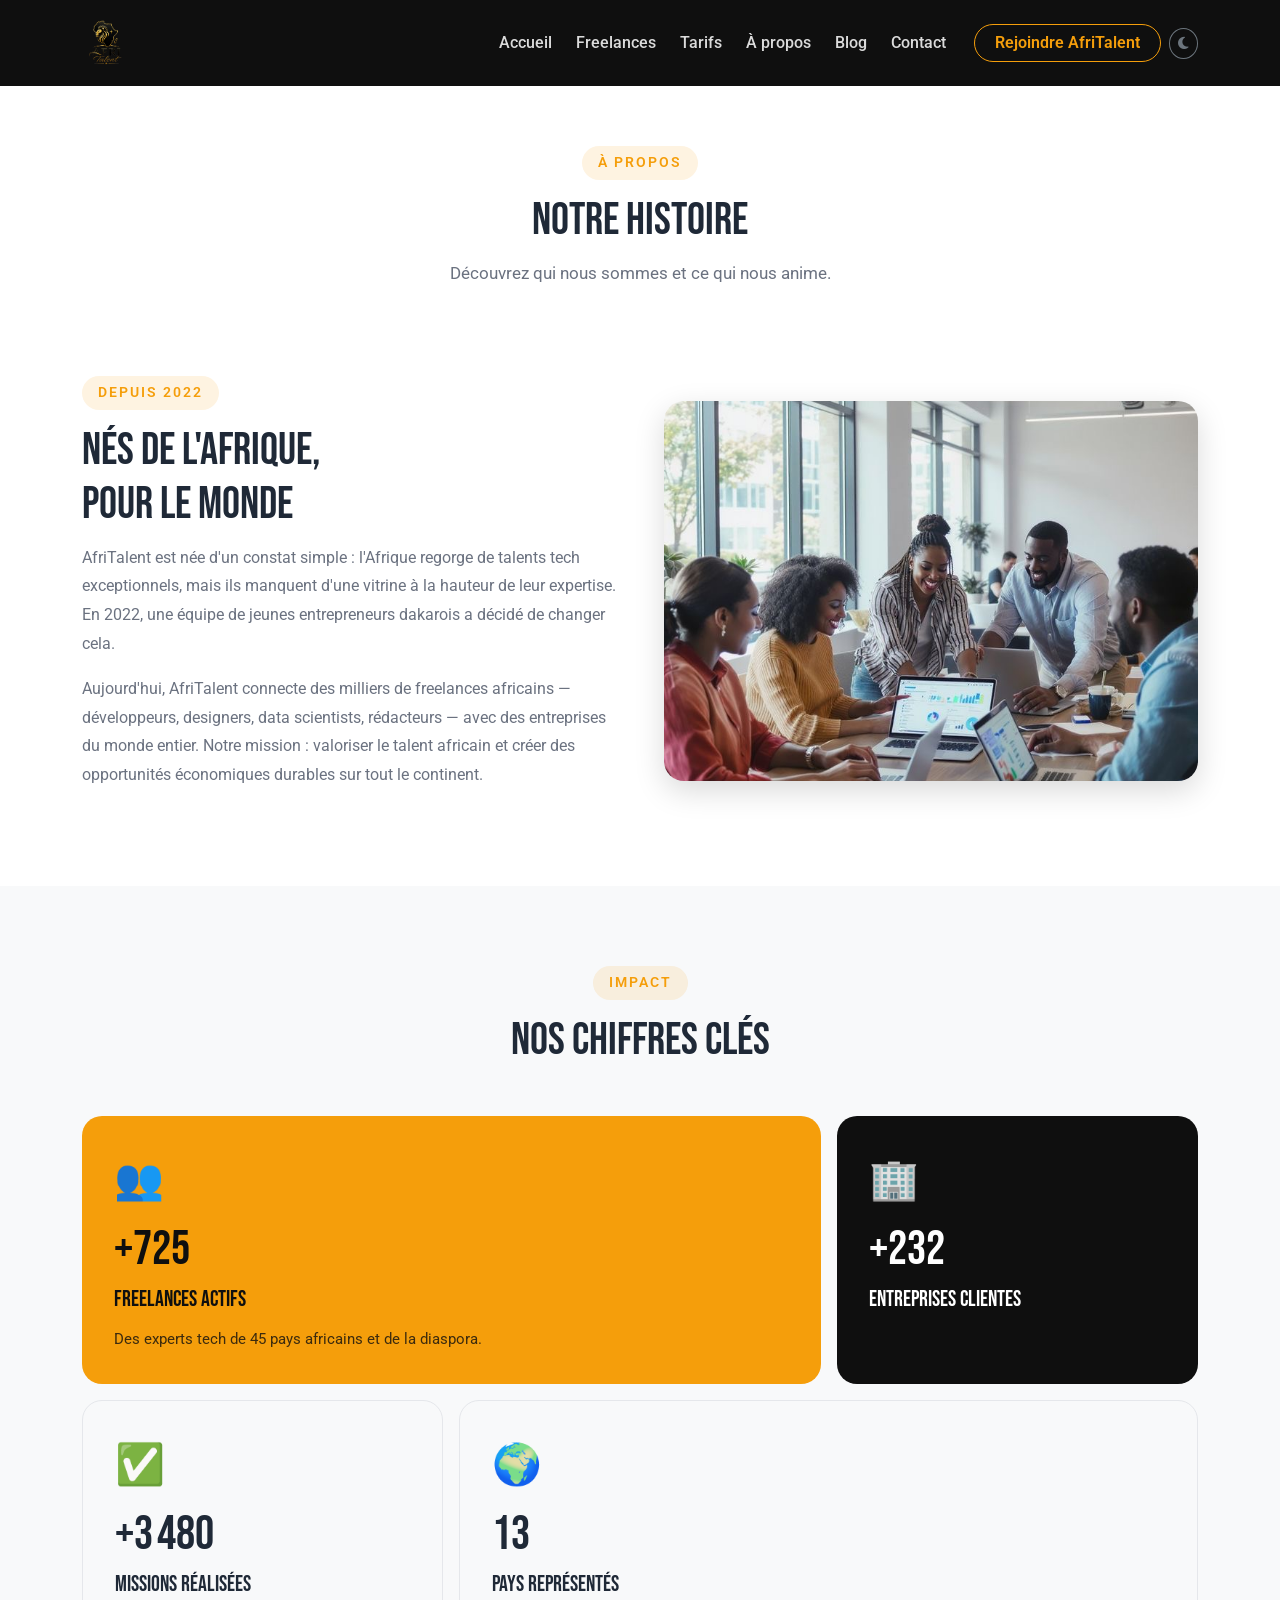
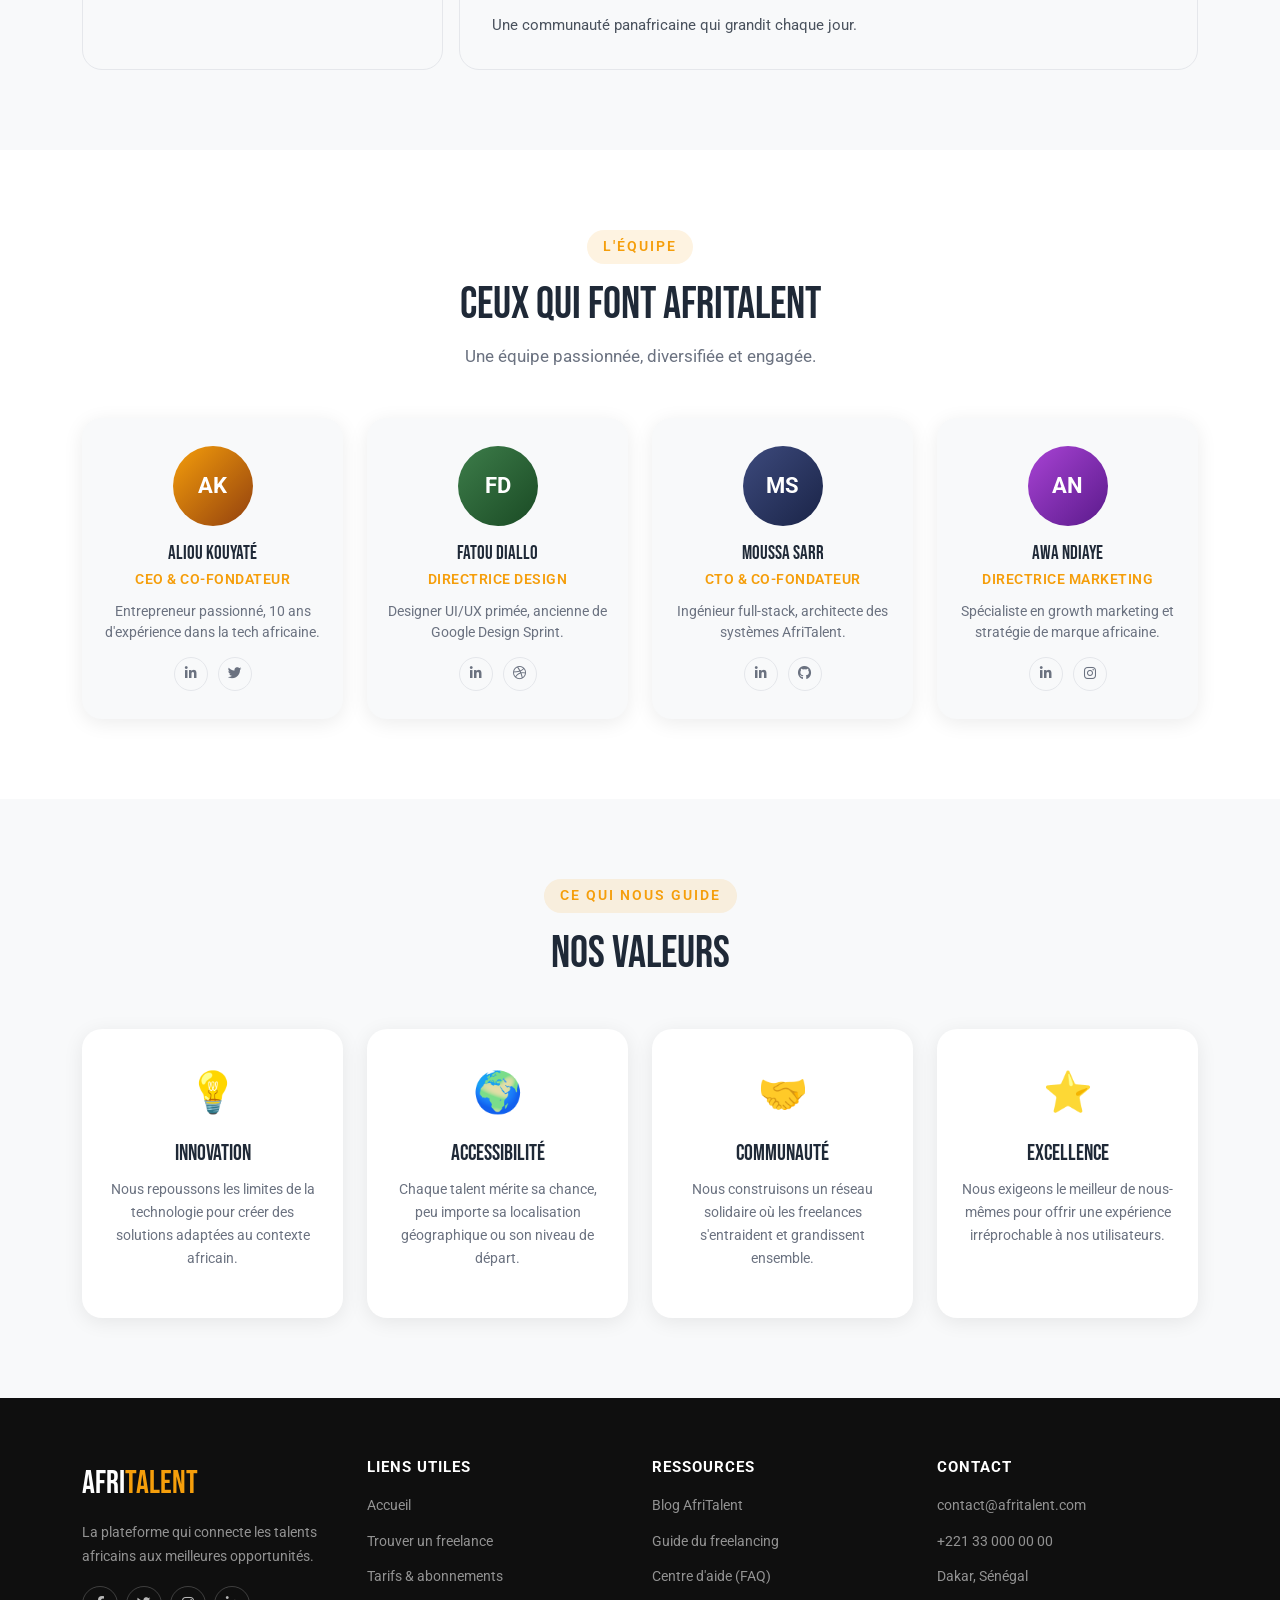
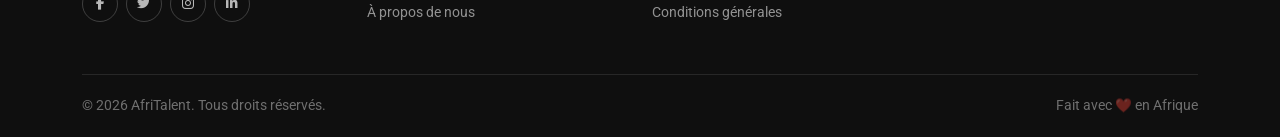
<file: about.html>
<!DOCTYPE html>
<html lang="fr">

<head>
    <meta charset="UTF-8">
    <meta name="viewport" content="width=device-width, initial-scale=1.0">
    <title>AfriTalent - À propos</title>

    <!-- Bootstrap 5 via CDN : feuille de style -->
    <link href="https://cdn.jsdelivr.net/npm/bootstrap@5.3.0/dist/css/bootstrap.min.css" rel="stylesheet">

    <!-- Font Awesome -->
    <link rel="stylesheet" href="https://cdnjs.cloudflare.com/ajax/libs/font-awesome/6.5.0/css/all.min.css">

    <!-- Google Fonts -->
    <link href="https://fonts.googleapis.com/css2?family=Bebas+Neue&family=IBM+Plex+Sans+JP&family=Roboto:ital,wght@0,100..900;1,100..900&display=swap" rel="stylesheet">

    <!-- Feuille de style personnelle -->
    <link rel="stylesheet" href="css/style.css">
</head>

<body>

    <!-- === NAVBAR === -->
    <header>
        <nav class="navbar navbar-expand-lg navbar-dark bg-dark sticky-top" id="mainNAV">
            <div class="container">
                <a class="navbar-brand" href="index.html">
                    <img src="images/IYVH6890-removebg-preview.png" alt="Logo AfriTalent" width="200">
                </a>
                <button class="navbar-toggler" type="button" data-bs-toggle="collapse" data-bs-target="#navMenu"
                    aria-controls="navMenu" aria-expanded="false" aria-label="Toggle navigation">
                    <span class="navbar-toggler-icon"></span>
                </button>
                <div class="collapse navbar-collapse" id="navMenu">
                    <ul class="navbar-nav ms-auto align-items-center">
                        <li class="nav-item"><a class="nav-link" href="index.html">Accueil</a></li>
                        <li class="nav-item"><a class="nav-link" href="freelances.html">Freelances</a></li>
                        <li class="nav-item"><a class="nav-link" href="tarifs.html">Tarifs</a></li>
                        <!-- Lien actif sur À propos -->
                        <li class="nav-item"><a class="nav-link active" href="about.html">À propos</a></li>
                        <li class="nav-item"><a class="nav-link" href="#">Blog</a></li>
                        <li class="nav-item"><a class="nav-link" href="contact.html">Contact</a></li>
                        <li class="nav-item ms-3">
                            <a href="#" class="btn btn-outline-warning">Rejoindre AfriTalent</a>
                        </li>
                        <li class="nav-item ms-2">
                            <button id="darkModeToggle" class="btn btn-sm btn-outline-secondary rounded-circle" aria-label="Activer le mode sombre"><i class="fas fa-moon"></i></button>
                        </li>
                    </ul>
                </div>
            </div>
        </nav>
    </header>

    <main>

        <!-- === EN-TÊTE PAGE === -->
        <section id="page-header">
            <div class="container text-center">
                <span class="section-label">À propos</span>
                <h1 class="section-title">Notre histoire</h1>
                <p class="section-sub">Découvrez qui nous sommes et ce qui nous anime.</p>
            </div>
        </section>

        <!-- === NOTRE HISTOIRE === -->
        <section id="histoire" class="fade-in">
            <div class="container">
                <div class="row align-items-center g-5">
                    <div class="col-lg-6">
                        <span class="section-label">Depuis 2022</span>
                        <h2 class="section-title">Nés de l'Afrique,<br>pour le monde</h2>
                        <p class="about-text">
                            AfriTalent est née d'un constat simple : l'Afrique regorge de talents tech
                            exceptionnels, mais ils manquent d'une vitrine à la hauteur de leur expertise.
                            En 2022, une équipe de jeunes entrepreneurs dakarois a décidé de changer cela.
                        </p>
                        <p class="about-text">
                            Aujourd'hui, AfriTalent connecte des milliers de freelances africains — développeurs,
                            designers, data scientists, rédacteurs — avec des entreprises du monde entier.
                            Notre mission : valoriser le talent africain et créer des opportunités économiques
                            durables sur tout le continent.
                        </p>
                    </div>
                    <div class="col-lg-6">
                        <img src="images/IMG_0476.JPG" alt="L'équipe AfriTalent au travail" class="about-img">
                    </div>
                </div>
            </div>
        </section>

        <!-- === CHIFFRES CLÉS EN BENTO GRID === -->
        <section id="chiffres" class="fade-in">
            <div class="container">
                <div class="text-center mb-5">
                    <span class="section-label">Impact</span>
                    <h2 class="section-title">Nos chiffres clés</h2>
                </div>
                <!-- Bento Grid avec compteurs animés (JS — commit 7) -->
                <div class="bento-grid">
                    <div class="bento-card accent large">
                        <div class="bento-icon">👥</div>
                        <div class="stat-big">+<span class="counter" data-target="2500">0</span></div>
                        <div class="bento-title">Freelances actifs</div>
                        <div class="bento-desc">Des experts tech de 45 pays africains et de la diaspora.</div>
                    </div>
                    <div class="bento-card dark">
                        <div class="bento-icon">🏢</div>
                        <div class="stat-big">+<span class="counter" data-target="800">0</span></div>
                        <div class="bento-title">Entreprises clientes</div>
                    </div>
                    <div class="bento-card light">
                        <div class="bento-icon">✅</div>
                        <div class="stat-big">+<span class="counter" data-target="12000">0</span></div>
                        <div class="bento-title">Missions réalisées</div>
                    </div>
                    <div class="bento-card light large">
                        <div class="bento-icon">🌍</div>
                        <div class="stat-big"><span class="counter" data-target="45">0</span></div>
                        <div class="bento-title">Pays représentés</div>
                        <div class="bento-desc">Une communauté panafricaine qui grandit chaque jour.</div>
                    </div>
                </div>
            </div>
        </section>

        <!-- === NOTRE ÉQUIPE === -->
        <section id="equipe" class="fade-in">
            <div class="container">
                <div class="text-center mb-5">
                    <span class="section-label">L'équipe</span>
                    <h2 class="section-title">Ceux qui font AfriTalent</h2>
                    <p class="section-sub">Une équipe passionnée, diversifiée et engagée.</p>
                </div>
                <div class="row g-4 justify-content-center">

                    <!-- Membre 1 -->
                    <div class="col-12 col-sm-6 col-lg-3">
                        <div class="team-card">
                            <div class="team-avatar" style="background:linear-gradient(135deg,#F59E0B,#92400E);">
                                AK
                            </div>
                            <h5 class="team-name">Aliou Kouyaté</h5>
                            <p class="team-role">CEO & Co-fondateur</p>
                            <p class="team-bio">Entrepreneur passionné, 10 ans d'expérience dans la tech africaine.</p>
                            <div class="team-socials">
                                <a href="#" aria-label="LinkedIn de Aliou"><i class="fab fa-linkedin-in"></i></a>
                                <a href="#" aria-label="Twitter de Aliou"><i class="fab fa-twitter"></i></a>
                            </div>
                        </div>
                    </div>

                    <!-- Membre 2 -->
                    <div class="col-12 col-sm-6 col-lg-3">
                        <div class="team-card">
                            <div class="team-avatar" style="background:linear-gradient(135deg,#3D7D4A,#1A4A24);">
                                FD
                            </div>
                            <h5 class="team-name">Fatou Diallo</h5>
                            <p class="team-role">Directrice Design</p>
                            <p class="team-bio">Designer UI/UX primée, ancienne de Google Design Sprint.</p>
                            <div class="team-socials">
                                <a href="#" aria-label="LinkedIn de Fatou"><i class="fab fa-linkedin-in"></i></a>
                                <a href="#" aria-label="Dribbble de Fatou"><i class="fab fa-dribbble"></i></a>
                            </div>
                        </div>
                    </div>

                    <!-- Membre 3 -->
                    <div class="col-12 col-sm-6 col-lg-3">
                        <div class="team-card">
                            <div class="team-avatar" style="background:linear-gradient(135deg,#3D4A7D,#1A2447);">
                                MS
                            </div>
                            <h5 class="team-name">Moussa Sarr</h5>
                            <p class="team-role">CTO & Co-fondateur</p>
                            <p class="team-bio">Ingénieur full-stack, architecte des systèmes AfriTalent.</p>
                            <div class="team-socials">
                                <a href="#" aria-label="LinkedIn de Moussa"><i class="fab fa-linkedin-in"></i></a>
                                <a href="#" aria-label="GitHub de Moussa"><i class="fab fa-github"></i></a>
                            </div>
                        </div>
                    </div>

                    <!-- Membre 4 -->
                    <div class="col-12 col-sm-6 col-lg-3">
                        <div class="team-card">
                            <div class="team-avatar" style="background:linear-gradient(135deg,#A843D4,#5A1A8B);">
                                AN
                            </div>
                            <h5 class="team-name">Awa Ndiaye</h5>
                            <p class="team-role">Directrice Marketing</p>
                            <p class="team-bio">Spécialiste en growth marketing et stratégie de marque africaine.</p>
                            <div class="team-socials">
                                <a href="#" aria-label="LinkedIn de Awa"><i class="fab fa-linkedin-in"></i></a>
                                <a href="#" aria-label="Instagram de Awa"><i class="fab fa-instagram"></i></a>
                            </div>
                        </div>
                    </div>

                </div>
            </div>
        </section>

        <!-- === NOS VALEURS === -->
        <section id="valeurs" class="fade-in">
            <div class="container">
                <div class="text-center mb-5">
                    <span class="section-label">Ce qui nous guide</span>
                    <h2 class="section-title">Nos valeurs</h2>
                </div>
                <div class="row g-4">

                    <!-- Valeur 1 -->
                    <div class="col-12 col-sm-6 col-lg-3">
                        <div class="valeur-card">
                            <div class="valeur-icon">💡</div>
                            <h5 class="valeur-title">Innovation</h5>
                            <p class="valeur-desc">Nous repoussons les limites de la technologie pour créer des solutions adaptées au contexte africain.</p>
                        </div>
                    </div>

                    <!-- Valeur 2 -->
                    <div class="col-12 col-sm-6 col-lg-3">
                        <div class="valeur-card">
                            <div class="valeur-icon">🌍</div>
                            <h5 class="valeur-title">Accessibilité</h5>
                            <p class="valeur-desc">Chaque talent mérite sa chance, peu importe sa localisation géographique ou son niveau de départ.</p>
                        </div>
                    </div>

                    <!-- Valeur 3 -->
                    <div class="col-12 col-sm-6 col-lg-3">
                        <div class="valeur-card">
                            <div class="valeur-icon">🤝</div>
                            <h5 class="valeur-title">Communauté</h5>
                            <p class="valeur-desc">Nous construisons un réseau solidaire où les freelances s'entraident et grandissent ensemble.</p>
                        </div>
                    </div>

                    <!-- Valeur 4 -->
                    <div class="col-12 col-sm-6 col-lg-3">
                        <div class="valeur-card">
                            <div class="valeur-icon">⭐</div>
                            <h5 class="valeur-title">Excellence</h5>
                            <p class="valeur-desc">Nous exigeons le meilleur de nous-mêmes pour offrir une expérience irréprochable à nos utilisateurs.</p>
                        </div>
                    </div>

                </div>
            </div>
        </section>

    </main>

    <!-- === FOOTER === -->
    <footer>
        <div class="container">
            <div class="row g-4">
                <!-- Col 1 -->
                <div class="col-lg-3 col-md-6">
                    <div class="footer-brand">Afri<span>Talent</span></div>
                    <p class="footer-desc">La plateforme qui connecte les talents africains aux meilleures opportunités.</p>
                    <div class="mt-3 d-flex gap-2">
                        <a href="#" class="social-icon"><i class="fab fa-facebook-f"></i></a>
                        <a href="#" class="social-icon"><i class="fab fa-twitter"></i></a>
                        <a href="#" class="social-icon"><i class="fab fa-instagram"></i></a>
                        <a href="#" class="social-icon"><i class="fab fa-linkedin-in"></i></a>
                    </div>
                </div>
                <!-- Col 2 -->
                <div class="col-lg-3 col-md-6">
                    <h6 class="footer-title">Liens utiles</h6>
                    <ul class="footer-links">
                        <li><a href="index.html">Accueil</a></li>
                        <li><a href="freelances.html">Trouver un freelance</a></li>
                        <li><a href="tarifs.html">Tarifs &amp; abonnements</a></li>
                        <li><a href="about.html">À propos de nous</a></li>
                    </ul>
                </div>
                <!-- Col 3 -->
                <div class="col-lg-3 col-md-6">
                    <h6 class="footer-title">Ressources</h6>
                    <ul class="footer-links">
                        <li><a href="#">Blog AfriTalent</a></li>
                        <li><a href="#">Guide du freelancing</a></li>
                        <li><a href="#">Centre d'aide (FAQ)</a></li>
                        <li><a href="#">Conditions générales</a></li>
                    </ul>
                </div>
                <!-- Col 4 -->
                <div class="col-lg-3 col-md-6">
                    <h6 class="footer-title">Contact</h6>
                    <ul class="footer-links">
                        <li><a href="#">contact@afritalent.com</a></li>
                        <li><a href="#">+221 33 000 00 00</a></li>
                        <li><a href="#">Dakar, Sénégal</a></li>
                    </ul>
                </div>
            </div>
            <div class="footer-bottom">
                <span>© <span id="year"></span> AfriTalent. Tous droits réservés.</span>
                <span>Fait avec ❤️ en Afrique</span>
            </div>
        </div>
    </footer>

    <!-- Bootstrap 5 via CDN : script JavaScript -->
    <button id="backToTop" aria-label="Retour en haut">
        <i class="fas fa-arrow-up"></i>
    </button>

    <script src="https://cdn.jsdelivr.net/npm/bootstrap@5.3.0/dist/js/bootstrap.bundle.min.js"></script>

    <!-- Votre script JavaScript -->
    <script src="js/main.js"></script>

</body>
</html>
</file>
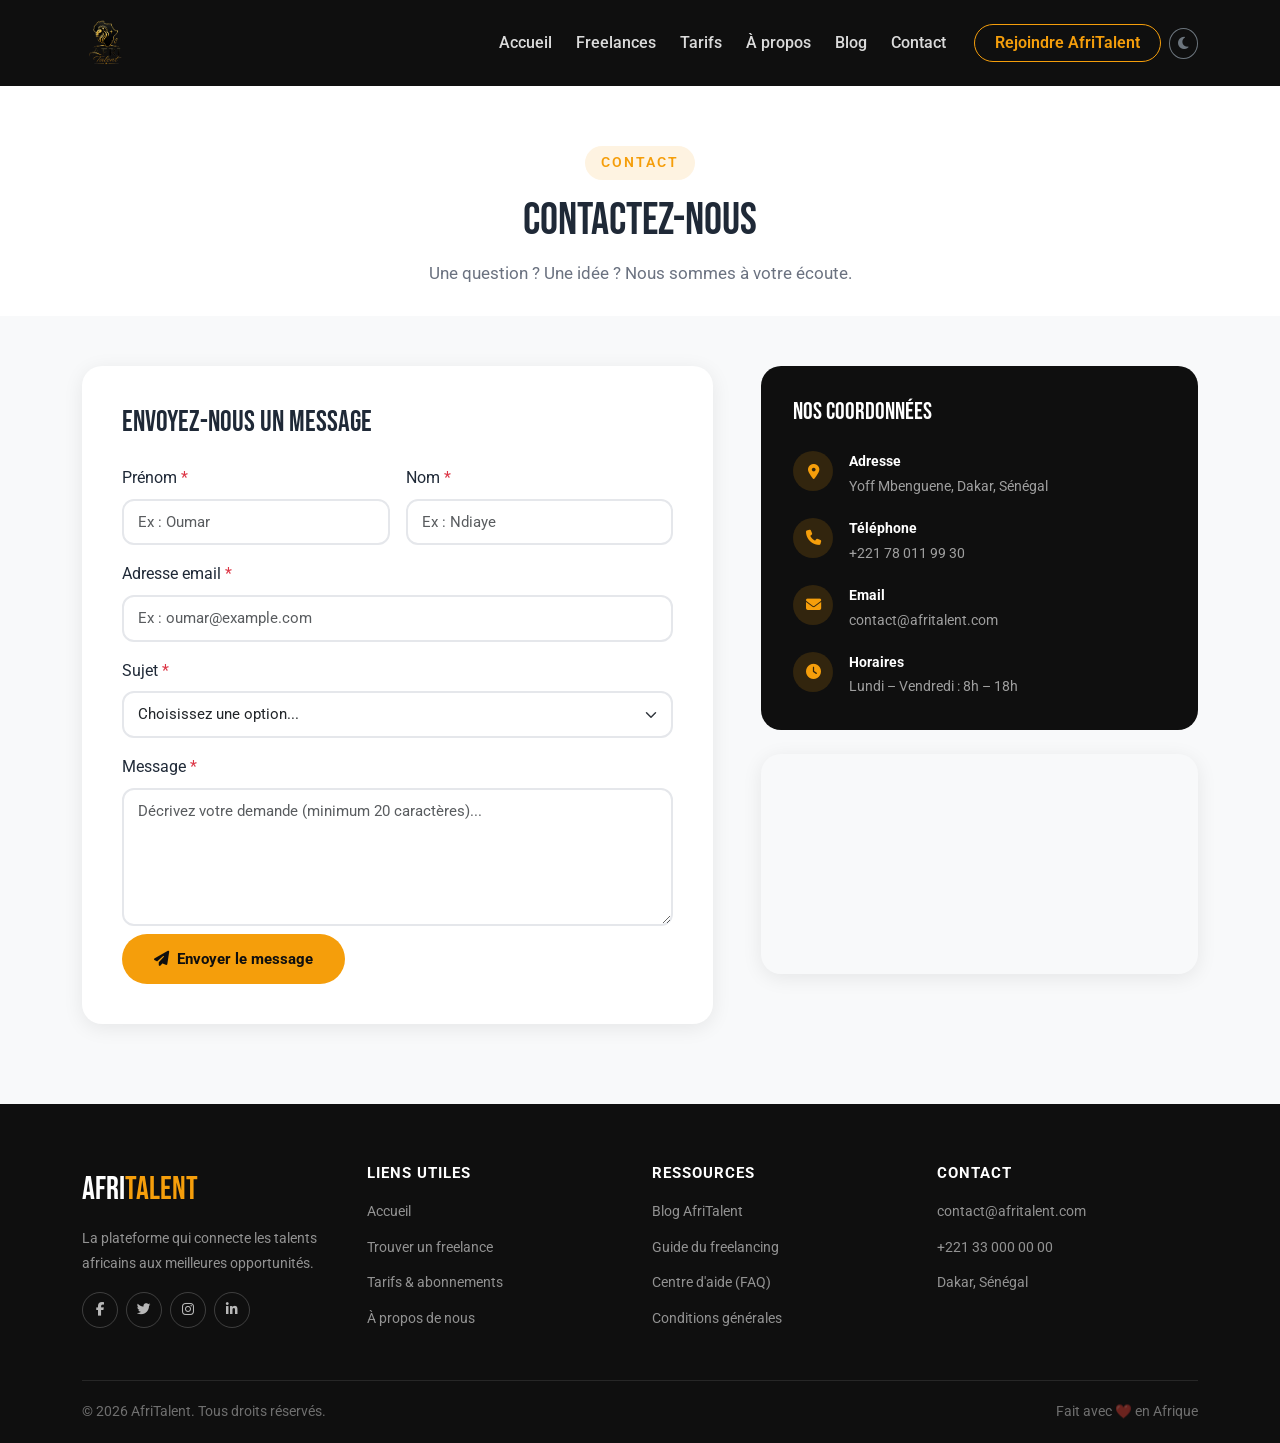
<file: contact.html>
<!DOCTYPE html>
<html lang="fr">

<head>
    <meta charset="UTF-8">
    <meta name="viewport" content="width=device-width, initial-scale=1.0">
    <title>AfriTalent - Contact</title>

    <!-- Bootstrap 5 via CDN : feuille de style -->
    <link href="https://cdn.jsdelivr.net/npm/bootstrap@5.3.0/dist/css/bootstrap.min.css" rel="stylesheet">

    <!-- Font Awesome -->
    <link rel="stylesheet" href="https://cdnjs.cloudflare.com/ajax/libs/font-awesome/6.5.0/css/all.min.css">

    <!-- Google Fonts -->
    <link href="https://fonts.googleapis.com/css2?family=Bebas+Neue&family=IBM+Plex+Sans+JP&family=Roboto:ital,wght@0,100..900;1,100..900&display=swap" rel="stylesheet">

    <!-- Feuille de style personnelle -->
    <link rel="stylesheet" href="css/style.css">
</head>

<body>

    <!-- === NAVBAR === -->
    <header>
        <nav class="navbar navbar-expand-lg navbar-dark bg-dark sticky-top" id="mainNAV">
            <div class="container">
                <a class="navbar-brand" href="index.html">
                    <img src="images/IYVH6890-removebg-preview.png" alt="Logo AfriTalent" width="200">
                </a>
                <button class="navbar-toggler" type="button" data-bs-toggle="collapse" data-bs-target="#navMenu"
                    aria-controls="navMenu" aria-expanded="false" aria-label="Toggle navigation">
                    <span class="navbar-toggler-icon"></span>
                </button>
                <div class="collapse navbar-collapse" id="navMenu">
                    <ul class="navbar-nav ms-auto align-items-center">
                        <li class="nav-item"><a class="nav-link" href="index.html">Accueil</a></li>
                        <li class="nav-item"><a class="nav-link" href="freelances.html">Freelances</a></li>
                        <li class="nav-item"><a class="nav-link" href="tarifs.html">Tarifs</a></li>
                        <li class="nav-item"><a class="nav-link" href="about.html">À propos</a></li>
                        <li class="nav-item"><a class="nav-link" href="#">Blog</a></li>
                        <li class="nav-item"><a class="nav-link active" href="contact.html">Contact</a></li>
                        <li class="nav-item ms-3">
                            <a href="#" class="btn btn-outline-warning">Rejoindre AfriTalent</a>
                        </li>
                        <li class="nav-item ms-2">
                            <button id="darkModeToggle" class="btn btn-sm btn-outline-secondary rounded-circle" aria-label="Activer le mode sombre"><i class="fas fa-moon"></i></button>
                        </li>
                    </ul>
                </div>
            </div>
        </nav>
    </header>

    <main>

        <!-- === EN-TÊTE PAGE === -->
        <section id="page-header">
            <div class="container text-center">
                <span class="section-label">Contact</span>
                <h1 class="section-title">Contactez-nous</h1>
                <p class="section-sub">Une question ? Une idée ? Nous sommes à votre écoute.</p>
            </div>
        </section>

        <!-- === FORMULAIRE + INFOS === -->
        <section id="contact-section" class="fade-in">
            <div class="container">
                <div class="row g-5">

                    <!-- FORMULAIRE -->
                    <div class="col-lg-7">
                        <div class="contact-form-box">
                            <h2 class="contact-form-title">Envoyez-nous un message</h2>

                            <!-- Message de succès — affiché par JS après soumission -->
                            <div id="successAlert" class="contact-success d-none" role="alert">
                                <i class="fas fa-circle-check"></i>
                                <div>
                                    <strong>Message envoyé !</strong> Nous vous répondrons dans les plus brefs délais.
                                </div>
                            </div>

                            <!-- novalidate : on gère la validation nous-mêmes en JS -->
                            <form id="contactForm" novalidate>
                                <div class="row g-3">

                                    <!-- Prénom -->
                                    <div class="col-md-6">
                                        <label for="firstName" class="form-label">
                                            Prénom <span class="text-danger">*</span>
                                        </label>
                                        <input type="text" class="form-control" id="firstName"
                                            placeholder="Ex : Oumar" autocomplete="given-name">
                                        <!-- Message d'erreur affiché par JS -->
                                        <div class="error-msg" id="firstNameError">Le prénom est requis.</div>
                                    </div>

                                    <!-- Nom -->
                                    <div class="col-md-6">
                                        <label for="lastName" class="form-label">
                                            Nom <span class="text-danger">*</span>
                                        </label>
                                        <input type="text" class="form-control" id="lastName"
                                            placeholder="Ex : Ndiaye" autocomplete="family-name">
                                        <div class="error-msg" id="lastNameError">Le nom est requis.</div>
                                    </div>

                                    <!-- Email -->
                                    <div class="col-12">
                                        <label for="email" class="form-label">
                                            Adresse email <span class="text-danger">*</span>
                                        </label>
                                        <input type="email" class="form-control" id="email"
                                            placeholder="Ex : oumar@example.com" autocomplete="email">
                                        <div class="error-msg" id="emailError">Veuillez entrer une adresse email valide.</div>
                                    </div>

                                    <!-- Sujet (menu déroulant) -->
                                    <div class="col-12">
                                        <label for="subject" class="form-label">
                                            Sujet <span class="text-danger">*</span>
                                        </label>
                                        <select class="form-select" id="subject">
                                            <option value="" selected disabled>Choisissez une option...</option>
                                            <option value="support">Support technique</option>
                                            <option value="sales">Service commercial</option>
                                            <option value="partnership">Partenariat</option>
                                            <option value="other">Autre demande</option>
                                        </select>
                                        <div class="error-msg" id="subjectError">Veuillez sélectionner un sujet.</div>
                                    </div>

                                    <!-- Message (textarea) -->
                                    <div class="col-12">
                                        <label for="message" class="form-label">
                                            Message <span class="text-danger">*</span>
                                        </label>
                                        <textarea class="form-control" id="message" rows="5"
                                            placeholder="Décrivez votre demande (minimum 20 caractères)..."></textarea>
                                        <div class="error-msg" id="messageError">Le message doit contenir au moins 20 caractères.</div>
                                    </div>

                                    <!-- Bouton soumettre -->
                                    <div class="col-12 mt-2">
                                        <button type="submit" class="btn-submit">
                                            <i class="fas fa-paper-plane me-2"></i>Envoyer le message
                                        </button>
                                    </div>

                                </div>
                            </form>
                        </div>
                    </div>

                    <!-- INFORMATIONS DE CONTACT + CARTE -->
                    <div class="col-lg-5 d-flex flex-column gap-4">

                        <!-- Coordonnées -->
                        <div class="contact-info-box">
                            <h3 class="contact-info-title">Nos coordonnées</h3>

                            <div class="contact-info-item">
                                <div class="contact-info-icon">
                                    <i class="fas fa-location-dot"></i>
                                </div>
                                <div>
                                    <strong>Adresse</strong>
                                    <p>Yoff Mbenguene, Dakar, Sénégal</p>
                                </div>
                            </div>

                            <div class="contact-info-item">
                                <div class="contact-info-icon">
                                    <i class="fas fa-phone"></i>
                                </div>
                                <div>
                                    <strong>Téléphone</strong>
                                    <p><a href="tel:+221780119930">+221 78 011 99 30</a></p>
                                </div>
                            </div>

                            <div class="contact-info-item">
                                <div class="contact-info-icon">
                                    <i class="fas fa-envelope"></i>
                                </div>
                                <div>
                                    <strong>Email</strong>
                                    <p><a href="mailto:contact@afritalent.com">contact@afritalent.com</a></p>
                                </div>
                            </div>

                            <div class="contact-info-item">
                                <div class="contact-info-icon">
                                    <i class="fas fa-clock"></i>
                                </div>
                                <div>
                                    <strong>Horaires</strong>
                                    <p>Lundi – Vendredi : 8h – 18h</p>
                                </div>
                            </div>
                        </div>

                        <!-- Google Maps iframe -->
                        <div class="contact-map">
                            <iframe
                                src="https://www.google.com/maps/embed?pb=!1m18!1m12!1m3!1d3859.2222238479367!2d-17.4442!3d14.6937!2m3!1f0!2f0!3f0!3m2!1i1024!2i768!4f13.1!3m3!1m2!1s0x0%3A0x0!2zMTTCsDQxJzM3LjMiTiAxN8KwMjYnMzkuMSJX!5e0!3m2!1sfr!2ssn!4v1680000000000!5m2!1sfr!2ssn"
                                title="Localisation AfriTalent sur Google Maps"
                                style="border:0;" allowfullscreen="" loading="lazy"
                                referrerpolicy="no-referrer-when-downgrade">
                            </iframe>
                        </div>

                    </div>
                </div>
            </div>
        </section>

    </main>

    <!-- === FOOTER === -->
    <footer>
        <div class="container">
            <div class="row g-4">
                <!-- Col 1 -->
                <div class="col-lg-3 col-md-6">
                    <div class="footer-brand">Afri<span>Talent</span></div>
                    <p class="footer-desc">La plateforme qui connecte les talents africains aux meilleures opportunités.</p>
                    <div class="mt-3 d-flex gap-2">
                        <a href="#" class="social-icon"><i class="fab fa-facebook-f"></i></a>
                        <a href="#" class="social-icon"><i class="fab fa-twitter"></i></a>
                        <a href="#" class="social-icon"><i class="fab fa-instagram"></i></a>
                        <a href="#" class="social-icon"><i class="fab fa-linkedin-in"></i></a>
                    </div>
                </div>
                <!-- Col 2 -->
                <div class="col-lg-3 col-md-6">
                    <h6 class="footer-title">Liens utiles</h6>
                    <ul class="footer-links">
                        <li><a href="index.html">Accueil</a></li>
                        <li><a href="freelances.html">Trouver un freelance</a></li>
                        <li><a href="tarifs.html">Tarifs &amp; abonnements</a></li>
                        <li><a href="about.html">À propos de nous</a></li>
                    </ul>
                </div>
                <!-- Col 3 -->
                <div class="col-lg-3 col-md-6">
                    <h6 class="footer-title">Ressources</h6>
                    <ul class="footer-links">
                        <li><a href="#">Blog AfriTalent</a></li>
                        <li><a href="#">Guide du freelancing</a></li>
                        <li><a href="#">Centre d'aide (FAQ)</a></li>
                        <li><a href="#">Conditions générales</a></li>
                    </ul>
                </div>
                <!-- Col 4 -->
                <div class="col-lg-3 col-md-6">
                    <h6 class="footer-title">Contact</h6>
                    <ul class="footer-links">
                        <li><a href="#">contact@afritalent.com</a></li>
                        <li><a href="#">+221 33 000 00 00</a></li>
                        <li><a href="#">Dakar, Sénégal</a></li>
                    </ul>
                </div>
            </div>
            <div class="footer-bottom">
                <span>© <span id="year"></span> AfriTalent. Tous droits réservés.</span>
                <span>Fait avec ❤️ en Afrique</span>
            </div>
        </div>
    </footer>

    <!-- Bootstrap 5 via CDN : script JavaScript -->
    <button id="backToTop" aria-label="Retour en haut">
        <i class="fas fa-arrow-up"></i>
    </button>

    <script src="https://cdn.jsdelivr.net/npm/bootstrap@5.3.0/dist/js/bootstrap.bundle.min.js"></script>

    <!-- Votre script JavaScript -->
    <script src="js/main.js"></script>

</body>
</html>
</file>
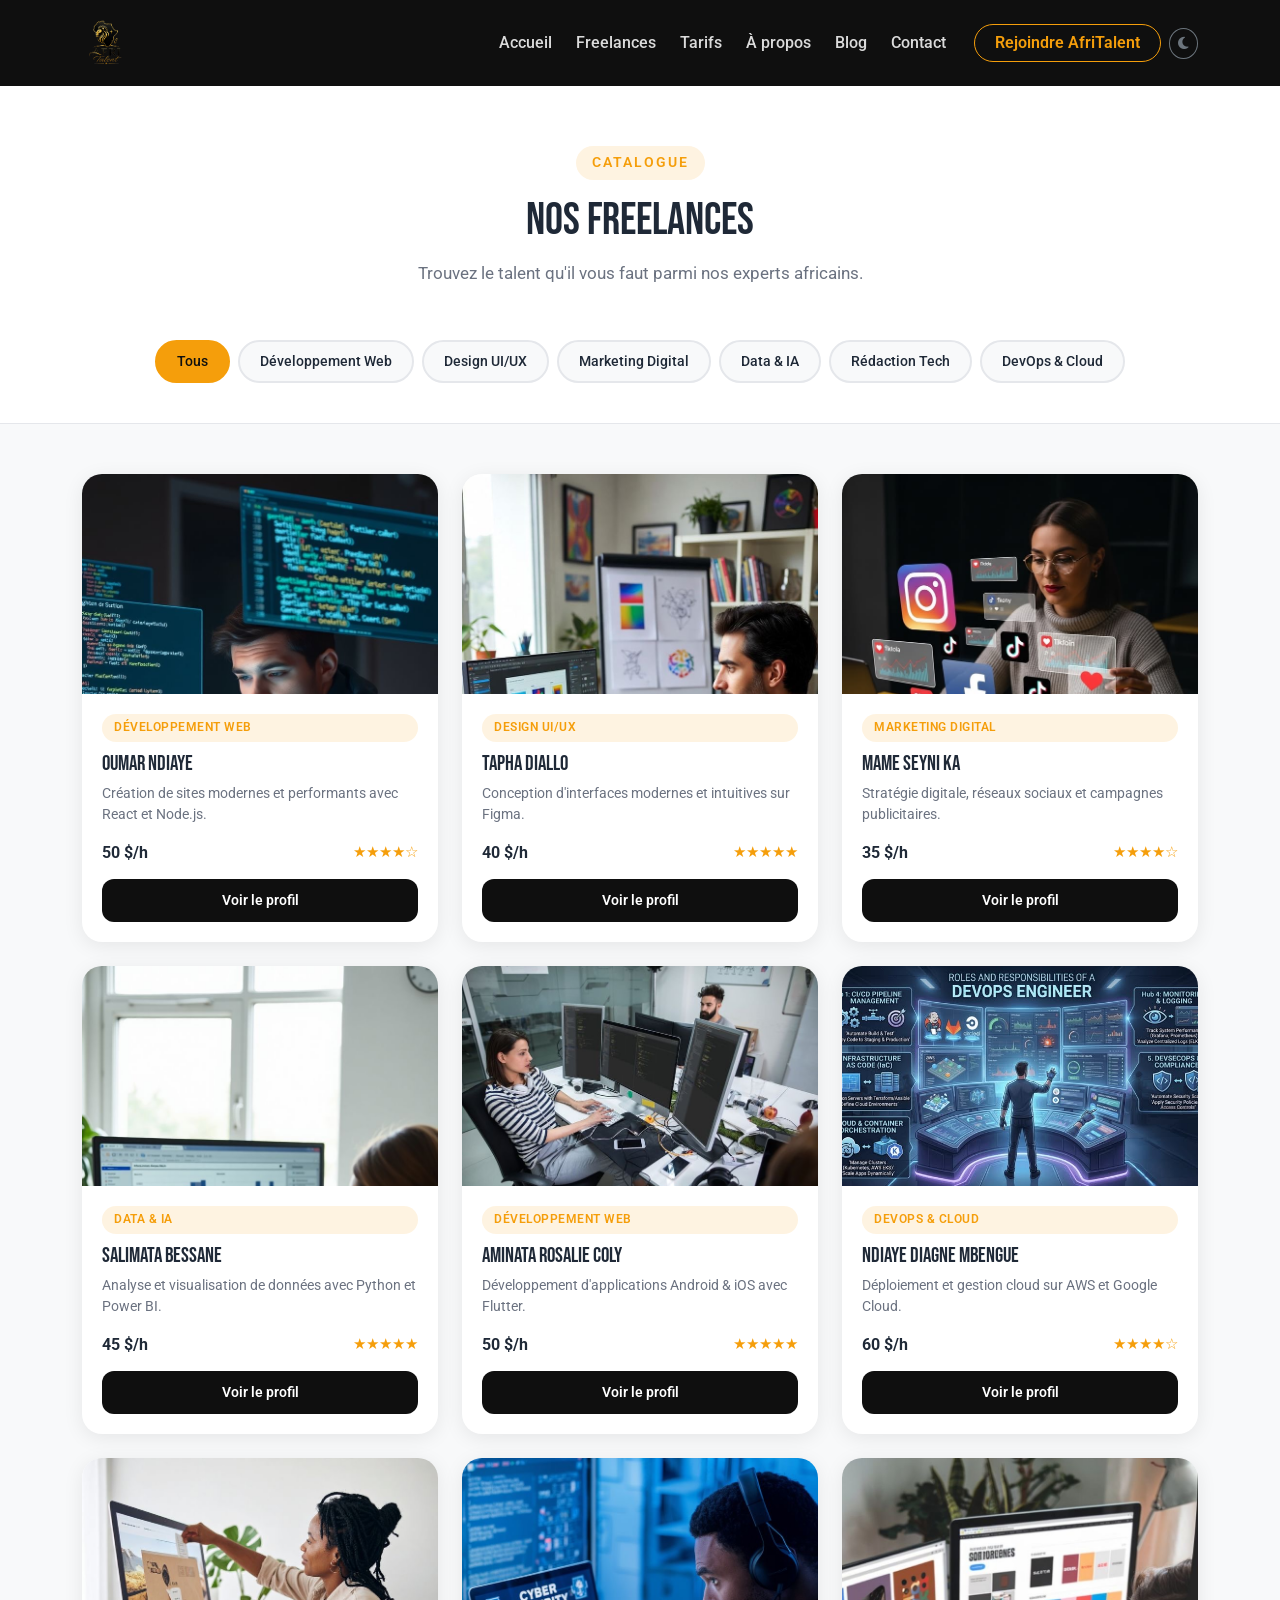
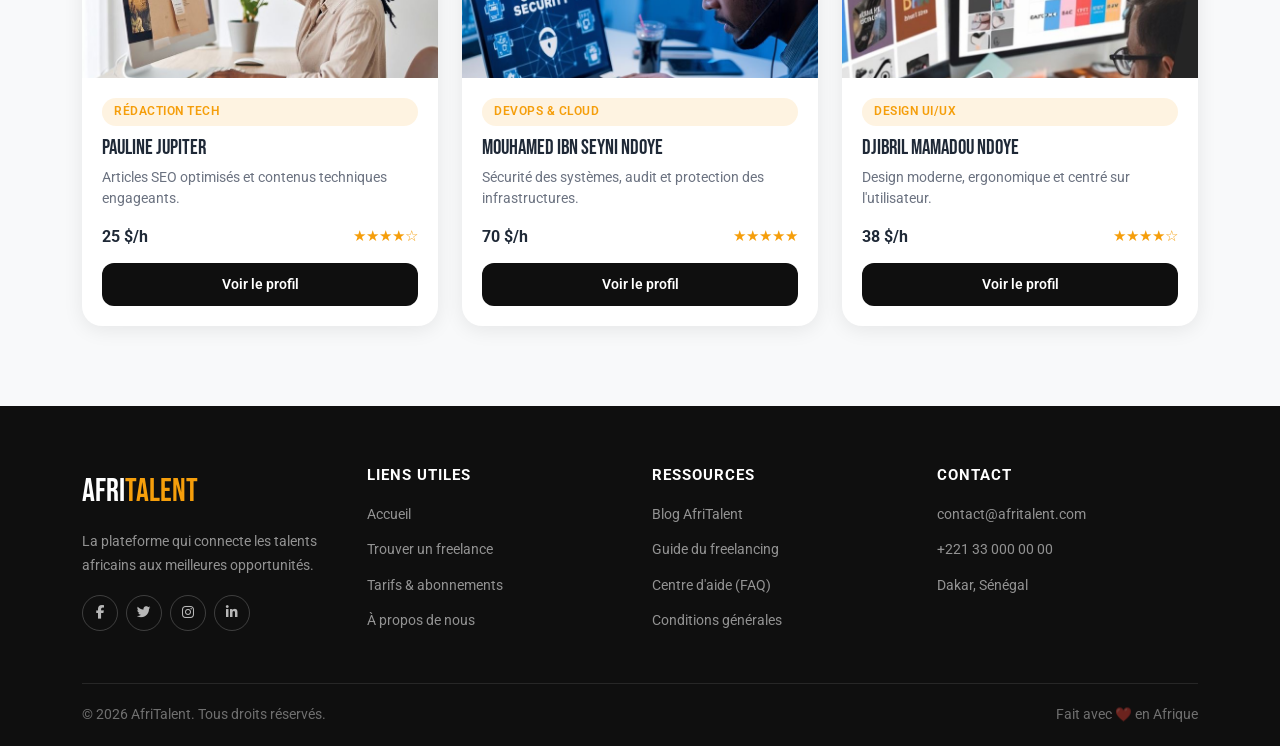
<file: freelances.html>
<!DOCTYPE html>
<html lang="fr">

<head>
    <meta charset="UTF-8">
    <meta name="viewport" content="width=device-width, initial-scale=1.0">
    <title>AfriTalent - Freelances</title>

    <!-- Bootstrap 5 via CDN : feuille de style -->
    <link href="https://cdn.jsdelivr.net/npm/bootstrap@5.3.0/dist/css/bootstrap.min.css" rel="stylesheet">

    <!-- Font Awesome -->
    <link rel="stylesheet" href="https://cdnjs.cloudflare.com/ajax/libs/font-awesome/6.5.0/css/all.min.css">

    <!-- Google Fonts -->
    <link href="https://fonts.googleapis.com/css2?family=Bebas+Neue&family=IBM+Plex+Sans+JP&family=Roboto:ital,wght@0,100..900;1,100..900&display=swap" rel="stylesheet">

    <!-- Feuille de style personnelle -->
    <link rel="stylesheet" href="css/style.css">
</head>


<body>

    <!-- === NAVBAR === -->
    <header>
        <nav class="navbar navbar-expand-lg navbar-dark bg-dark sticky-top" id="mainNAV">
            <div class="container">
                <a class="navbar-brand" href="index.html">
                    <img src="images/IYVH6890-removebg-preview.png" alt="Logo AfriTalent" width="200">
                </a>
                <button class="navbar-toggler" type="button" data-bs-toggle="collapse" data-bs-target="#navMenu"
                    aria-controls="navMenu" aria-expanded="false" aria-label="Toggle navigation">
                    <span class="navbar-toggler-icon"></span>
                </button>
                <div class="collapse navbar-collapse" id="navMenu">
                    <ul class="navbar-nav ms-auto align-items-center">
                        <li class="nav-item"><a class="nav-link" href="index.html">Accueil</a></li>
                        <li class="nav-item"><a class="nav-link active" href="freelances.html">Freelances</a></li>
                        <li class="nav-item"><a class="nav-link" href="tarifs.html">Tarifs</a></li>
                        <li class="nav-item"><a class="nav-link" href="about.html">À propos</a></li>
                        <li class="nav-item"><a class="nav-link" href="#">Blog</a></li>
                        <li class="nav-item"><a class="nav-link" href="contact.html">Contact</a></li>
                        <li class="nav-item ms-3">
                            <a href="#" class="btn btn-outline-warning">Rejoindre AfriTalent</a>
                        </li>
                        <li class="nav-item ms-2">
                            <button id="darkModeToggle" class="btn btn-sm btn-outline-secondary rounded-circle" aria-label="Activer le mode sombre"><i class="fas fa-moon"></i></button>
                        </li>
                    </ul>
                </div>
            </div>
        </nav>
    </header>

    <main>

        <!-- === EN-TÊTE PAGE === -->
        <section id="page-header">
            <div class="container text-center">
                <span class="section-label">Catalogue</span>
                <h1 class="section-title">Nos Freelances</h1>
                <p class="section-sub">Trouvez le talent qu'il vous faut parmi nos experts africains.</p>
            </div>
        </section>

        <!-- === FILTRES === -->
        <section id="filtres" class="fade-in">
            <div class="container">
                <div class="filter-buttons d-flex flex-wrap justify-content-center gap-2">
                    <button class="btn-filter active" data-filter="all">Tous</button>
                    <button class="btn-filter" data-filter="dev-web">Développement Web</button>
                    <button class="btn-filter" data-filter="design">Design UI/UX</button>
                    <button class="btn-filter" data-filter="marketing">Marketing Digital</button>
                    <button class="btn-filter" data-filter="data">Data & IA</button>
                    <button class="btn-filter" data-filter="redaction">Rédaction Tech</button>
                    <button class="btn-filter" data-filter="devops">DevOps & Cloud</button>
                </div>
            </div>
        </section>

        <!-- === GRILLE FREELANCES === -->
        <section id="catalogue" class="fade-in">
            <div class="container">
                <div class="row g-4" id="freelanceGrid">

                    <!-- FREELANCE 1 -->
                    <div class="col-12 col-md-6 col-lg-4 freelance-item" data-category="dev-web">
                        <div class="freelance-card">
                            <img src="images/IMG_9738.JPG" alt="Photo de Oumar Ndiaye, Développeur Web">
                            <div class="freelance-body">
                                <span class="freelance-badge">Développement Web</span>
                                <h5 class="freelance-name">Oumar Ndiaye</h5>
                                <p class="freelance-bio">Création de sites modernes et performants avec React et Node.js.</p>
                                <div class="freelance-footer">
                                    <span class="freelance-rate">50 $/h</span>
                                    <span class="freelance-stars">★★★★☆</span>
                                </div>
                                <a href="#" class="btn-voir-profil">Voir le profil</a>
                            </div>
                        </div>
                    </div>

                    <!-- FREELANCE 2 -->
                    <div class="col-12 col-md-6 col-lg-4 freelance-item" data-category="design">
                        <div class="freelance-card">
                            <img src="images/IMG_9739.JPG" alt="Photo de Tapha Diallo, Designer UI/UX">
                            <div class="freelance-body">
                                <span class="freelance-badge">Design UI/UX</span>
                                <h5 class="freelance-name">Tapha Diallo</h5>
                                <p class="freelance-bio">Conception d'interfaces modernes et intuitives sur Figma.</p>
                                <div class="freelance-footer">
                                    <span class="freelance-rate">40 $/h</span>
                                    <span class="freelance-stars">★★★★★</span>
                                </div>
                                <a href="#" class="btn-voir-profil">Voir le profil</a>
                            </div>
                        </div>
                    </div>

                    <!-- FREELANCE 3 -->
                    <div class="col-12 col-md-6 col-lg-4 freelance-item" data-category="marketing">
                        <div class="freelance-card">
                            <img src="images/IMG_9740.JPG" alt="Photo de Mame Seyni Ka, Marketing Digital">
                            <div class="freelance-body">
                                <span class="freelance-badge">Marketing Digital</span>
                                <h5 class="freelance-name">Mame Seyni Ka</h5>
                                <p class="freelance-bio">Stratégie digitale, réseaux sociaux et campagnes publicitaires.</p>
                                <div class="freelance-footer">
                                    <span class="freelance-rate">35 $/h</span>
                                    <span class="freelance-stars">★★★★☆</span>
                                </div>
                                <a href="#" class="btn-voir-profil">Voir le profil</a>
                            </div>
                        </div>
                    </div>

                    <!-- FREELANCE 4 -->
                    <div class="col-12 col-md-6 col-lg-4 freelance-item" data-category="data">
                        <div class="freelance-card">
                            <img src="images/IMG_9741.JPG" alt="Photo de Salimata Bessane, Data Analyst">
                            <div class="freelance-body">
                                <span class="freelance-badge">Data & IA</span>
                                <h5 class="freelance-name">Salimata Bessane</h5>
                                <p class="freelance-bio">Analyse et visualisation de données avec Python et Power BI.</p>
                                <div class="freelance-footer">
                                    <span class="freelance-rate">45 $/h</span>
                                    <span class="freelance-stars">★★★★★</span>
                                </div>
                                <a href="#" class="btn-voir-profil">Voir le profil</a>
                            </div>
                        </div>
                    </div>

                    <!-- FREELANCE 5 -->
                    <div class="col-12 col-md-6 col-lg-4 freelance-item" data-category="dev-web">
                        <div class="freelance-card">
                            <img src="images/IMG_9742.JPG" alt="Photo de Aminata Rosalie Coly, Développeuse Mobile">
                            <div class="freelance-body">
                                <span class="freelance-badge">Développement Web</span>
                                <h5 class="freelance-name">Aminata Rosalie Coly</h5>
                                <p class="freelance-bio">Développement d'applications Android & iOS avec Flutter.</p>
                                <div class="freelance-footer">
                                    <span class="freelance-rate">50 $/h</span>
                                    <span class="freelance-stars">★★★★★</span>
                                </div>
                                <a href="#" class="btn-voir-profil">Voir le profil</a>
                            </div>
                        </div>
                    </div>

                    <!-- FREELANCE 6 -->
                    <div class="col-12 col-md-6 col-lg-4 freelance-item" data-category="devops">
                        <div class="freelance-card">
                            <img src="images/IMG_9744.JPG" alt="Photo de Ndiaye Diagne Mbengue, DevOps Engineer">
                            <div class="freelance-body">
                                <span class="freelance-badge">DevOps & Cloud</span>
                                <h5 class="freelance-name">Ndiaye Diagne Mbengue</h5>
                                <p class="freelance-bio">Déploiement et gestion cloud sur AWS et Google Cloud.</p>
                                <div class="freelance-footer">
                                    <span class="freelance-rate">60 $/h</span>
                                    <span class="freelance-stars">★★★★☆</span>
                                </div>
                                <a href="#" class="btn-voir-profil">Voir le profil</a>
                            </div>
                        </div>
                    </div>

                    <!-- FREELANCE 7 -->
                    <div class="col-12 col-md-6 col-lg-4 freelance-item" data-category="redaction">
                        <div class="freelance-card">
                            <img src="images/IMG_9745.JPG" alt="Photo de Pauline Jupiter, Rédactrice Web">
                            <div class="freelance-body">
                                <span class="freelance-badge">Rédaction Tech</span>
                                <h5 class="freelance-name">Pauline Jupiter</h5>
                                <p class="freelance-bio">Articles SEO optimisés et contenus techniques engageants.</p>
                                <div class="freelance-footer">
                                    <span class="freelance-rate">25 $/h</span>
                                    <span class="freelance-stars">★★★★☆</span>
                                </div>
                                <a href="#" class="btn-voir-profil">Voir le profil</a>
                            </div>
                        </div>
                    </div>

                    <!-- FREELANCE 8 -->
                    <div class="col-12 col-md-6 col-lg-4 freelance-item" data-category="devops">
                        <div class="freelance-card">
                            <img src="images/IMG_9746.JPG" alt="Photo de Mouhamed Ibn Seyni Ndoye, Cybersecurity">
                            <div class="freelance-body">
                                <span class="freelance-badge">DevOps & Cloud</span>
                                <h5 class="freelance-name">Mouhamed Ibn Seyni Ndoye</h5>
                                <p class="freelance-bio">Sécurité des systèmes, audit et protection des infrastructures.</p>
                                <div class="freelance-footer">
                                    <span class="freelance-rate">70 $/h</span>
                                    <span class="freelance-stars">★★★★★</span>
                                </div>
                                <a href="#" class="btn-voir-profil">Voir le profil</a>
                            </div>
                        </div>
                    </div>

                    <!-- FREELANCE 9 -->
                    <div class="col-12 col-md-6 col-lg-4 freelance-item" data-category="design">
                        <div class="freelance-card">
                            <img src="images/IMG_9747.JPG" alt="Photo de Djibril Mamadou Ndoye, UI Designer">
                            <div class="freelance-body">
                                <span class="freelance-badge">Design UI/UX</span>
                                <h5 class="freelance-name">Djibril Mamadou Ndoye</h5>
                                <p class="freelance-bio">Design moderne, ergonomique et centré sur l'utilisateur.</p>
                                <div class="freelance-footer">
                                    <span class="freelance-rate">38 $/h</span>
                                    <span class="freelance-stars">★★★★☆</span>
                                </div>
                                <a href="#" class="btn-voir-profil">Voir le profil</a>
                            </div>
                        </div>
                    </div>

                </div>

                <div id="noResults" class="text-center py-5" style="display:none !important;">
                    <p class="text-muted">Aucun freelance trouvé dans cette catégorie.</p>
                </div>

            </div>
        </section>

    </main>

    <!-- === FOOTER === -->
    <footer>
        <div class="container">
            <div class="row g-4">
                <!-- Col 1 -->
                <div class="col-lg-3 col-md-6">
                    <div class="footer-brand">Afri<span>Talent</span></div>
                    <p class="footer-desc">La plateforme qui connecte les talents africains aux meilleures opportunités.</p>
                    <div class="mt-3 d-flex gap-2">
                        <a href="#" class="social-icon"><i class="fab fa-facebook-f"></i></a>
                        <a href="#" class="social-icon"><i class="fab fa-twitter"></i></a>
                        <a href="#" class="social-icon"><i class="fab fa-instagram"></i></a>
                        <a href="#" class="social-icon"><i class="fab fa-linkedin-in"></i></a>
                    </div>
                </div>
                <!-- Col 2 -->
                <div class="col-lg-3 col-md-6">
                    <h6 class="footer-title">Liens utiles</h6>
                    <ul class="footer-links">
                        <li><a href="index.html">Accueil</a></li>
                        <li><a href="freelances.html">Trouver un freelance</a></li>
                        <li><a href="tarifs.html">Tarifs &amp; abonnements</a></li>
                        <li><a href="about.html">À propos de nous</a></li>
                    </ul>
                </div>
                <!-- Col 3 -->
                <div class="col-lg-3 col-md-6">
                    <h6 class="footer-title">Ressources</h6>
                    <ul class="footer-links">
                        <li><a href="#">Blog AfriTalent</a></li>
                        <li><a href="#">Guide du freelancing</a></li>
                        <li><a href="#">Centre d'aide (FAQ)</a></li>
                        <li><a href="#">Conditions générales</a></li>
                    </ul>
                </div>
                <!-- Col 4 -->
                <div class="col-lg-3 col-md-6">
                    <h6 class="footer-title">Contact</h6>
                    <ul class="footer-links">
                        <li><a href="#">contact@afritalent.com</a></li>
                        <li><a href="#">+221 33 000 00 00</a></li>
                        <li><a href="#">Dakar, Sénégal</a></li>
                    </ul>
                </div>
            </div>
            <div class="footer-bottom">
                <span>© <span id="year"></span> AfriTalent. Tous droits réservés.</span>
                <span>Fait avec ❤️ en Afrique</span>
            </div>
        </div>
    </footer>

    <!-- Bootstrap 5 via CDN : script JavaScript -->
    <button id="backToTop" aria-label="Retour en haut">
        <i class="fas fa-arrow-up"></i>
    </button>

    <script src="https://cdn.jsdelivr.net/npm/bootstrap@5.3.0/dist/js/bootstrap.bundle.min.js"></script>

    <!-- Votre script JavaScript -->
    <script src="js/main.js"></script>

</body>
</html>
</file>
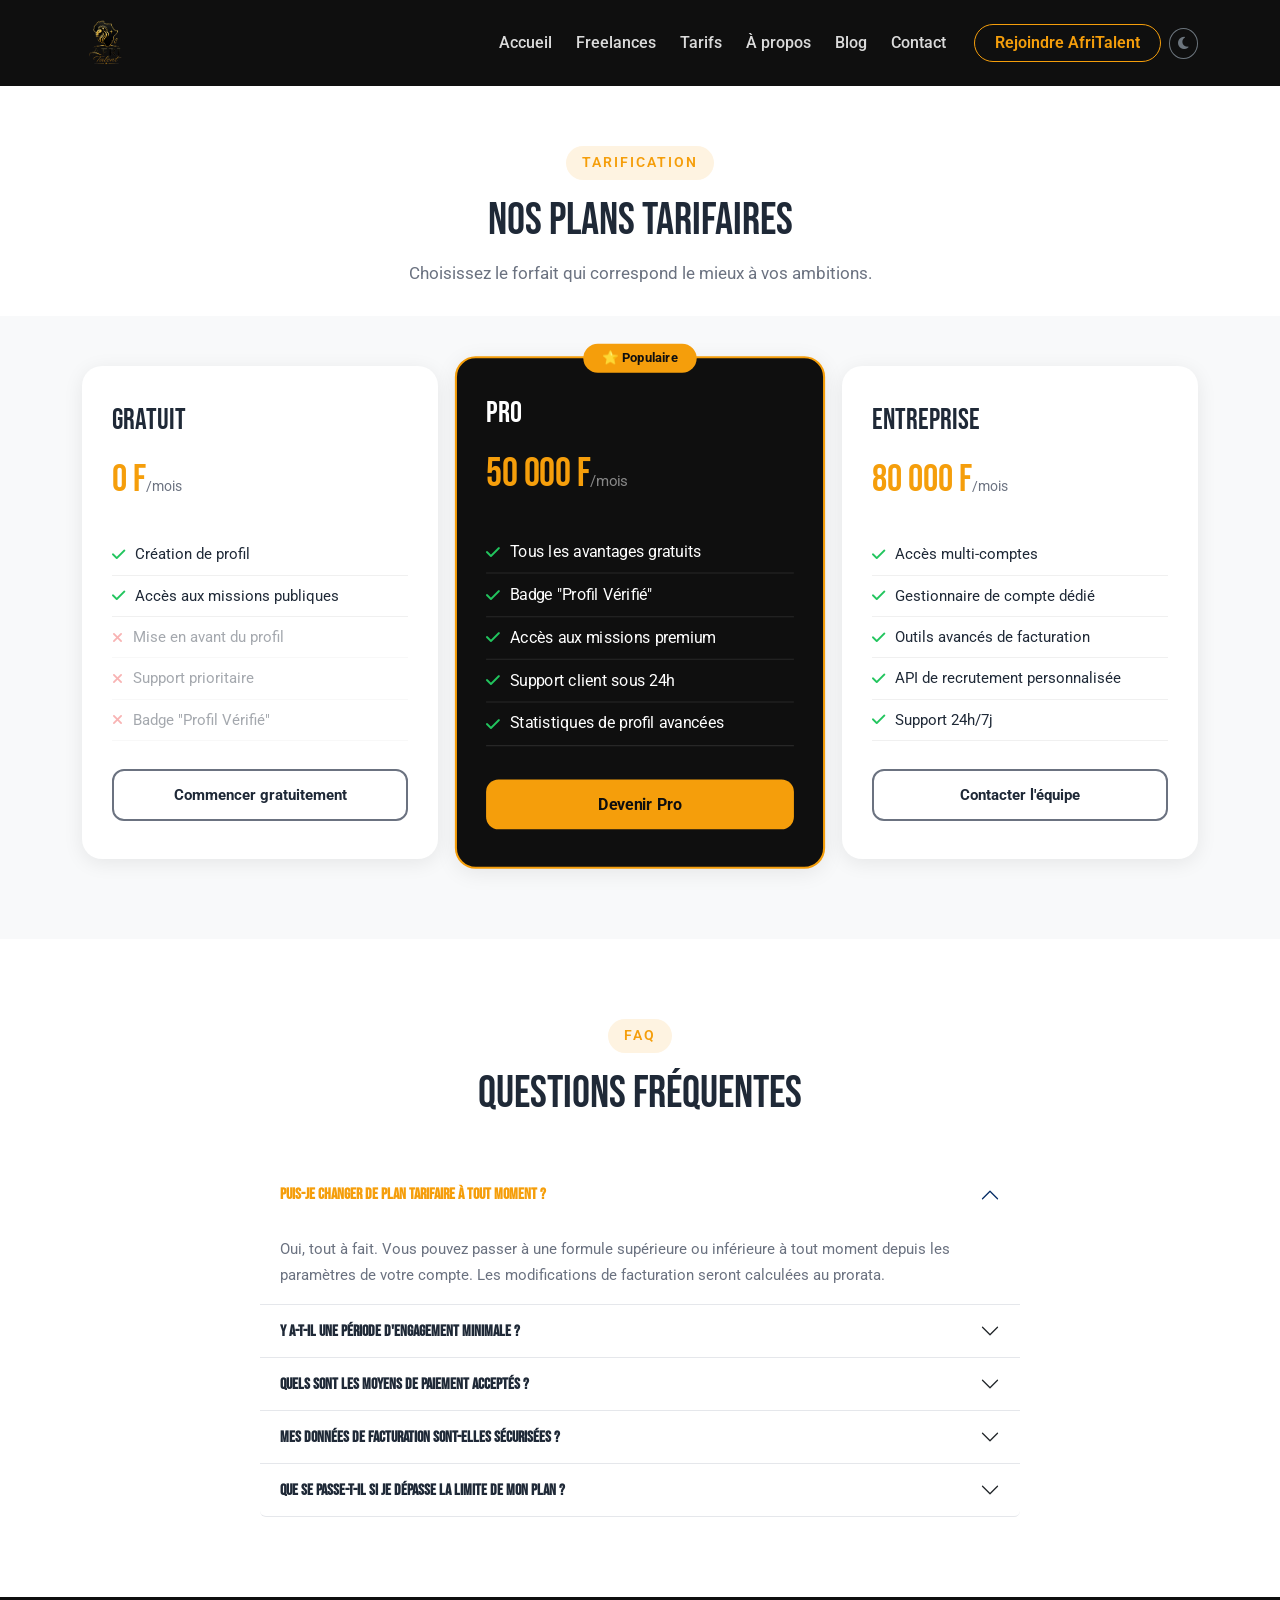
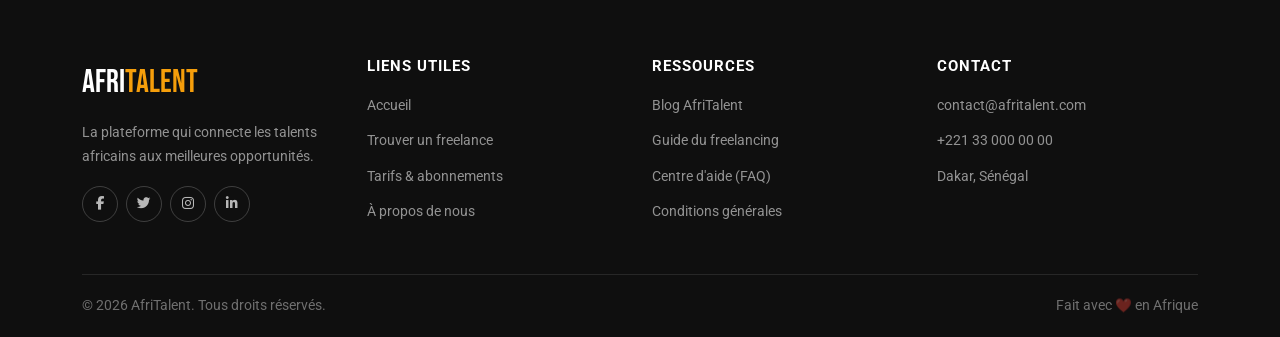
<file: tarifs.html>
<!DOCTYPE html>
<html lang="fr">

<head>
    <meta charset="UTF-8">
    <meta name="viewport" content="width=device-width, initial-scale=1.0">
    <title>AfriTalent - Tarifs</title>

    <!-- Bootstrap 5 via CDN : feuille de style -->
    <link href="https://cdn.jsdelivr.net/npm/bootstrap@5.3.0/dist/css/bootstrap.min.css" rel="stylesheet">

    <!-- AJOUT : Font Awesome -->
    <link rel="stylesheet" href="https://cdnjs.cloudflare.com/ajax/libs/font-awesome/6.5.0/css/all.min.css">

    <!-- Google Fonts -->
    <link href="https://fonts.googleapis.com/css2?family=Bebas+Neue&family=IBM+Plex+Sans+JP&family=Roboto:ital,wght@0,100..900;1,100..900&display=swap" rel="stylesheet">

    <!-- Feuille de style personnelle -->
    <link rel="stylesheet" href="css/style.css">
</head>

<body>

    <!-- === NAVBAR === -->
    <header>
        <nav class="navbar navbar-expand-lg navbar-dark bg-dark sticky-top" id="mainNAV">
            <div class="container">
                <a class="navbar-brand" href="index.html">
                    <img src="images/IYVH6890-removebg-preview.png" alt="Logo AfriTalent" width="200">
                </a>
                <button class="navbar-toggler" type="button" data-bs-toggle="collapse" data-bs-target="#navMenu"
                    aria-controls="navMenu" aria-expanded="false" aria-label="Toggle navigation">
                    <span class="navbar-toggler-icon"></span>
                </button>
                <div class="collapse navbar-collapse" id="navMenu">
                    <ul class="navbar-nav ms-auto align-items-center">
                        <li class="nav-item"><a class="nav-link" href="index.html">Accueil</a></li>
                        <li class="nav-item"><a class="nav-link" href="freelances.html">Freelances</a></li>
                        <li class="nav-item"><a class="nav-link active" href="tarifs.html">Tarifs</a></li>
                        <li class="nav-item"><a class="nav-link" href="about.html">À propos</a></li>
                        <li class="nav-item"><a class="nav-link" href="#">Blog</a></li>
                        <li class="nav-item"><a class="nav-link" href="contact.html">Contact</a></li>
                        <li class="nav-item ms-3">
                            <a href="#" class="btn btn-outline-warning">Rejoindre AfriTalent</a>
                        </li>
                        <li class="nav-item ms-2">
                            <button id="darkModeToggle" class="btn btn-sm btn-outline-secondary rounded-circle" aria-label="Activer le mode sombre"><i class="fas fa-moon"></i></button>
                        </li>
                    </ul>
                </div>
            </div>
        </nav>
    </header>

    <main>

        <!-- === EN-TÊTE PAGE === -->
        <section id="page-header">
            <div class="container text-center">
                <span class="section-label">Tarification</span>
                <h1 class="section-title">Nos plans tarifaires</h1>
                <p class="section-sub">Choisissez le forfait qui correspond le mieux à vos ambitions.</p>
            </div>
        </section>

        <!-- === SECTION TARIFS === -->
        <section id="pricing" class="fade-in">
            <div class="container">
                <div class="row g-4 align-items-stretch justify-content-center">

                    <!-- Plan Gratuit -->
                    <div class="col-12 col-md-4">
                        <div class="pricing-card">
                            <div class="pricing-header">
                                <h3 class="pricing-name">Gratuit</h3>
                                <div class="pricing-price">
                                    0 F<span>/mois</span>
                                </div>
                            </div>
                            <ul class="pricing-features">
                                <li class="feature-ok"><i class="fas fa-check"></i> Création de profil</li>
                                <li class="feature-ok"><i class="fas fa-check"></i> Accès aux missions publiques</li>
                                <li class="feature-no"><i class="fas fa-times"></i> Mise en avant du profil</li>
                                <li class="feature-no"><i class="fas fa-times"></i> Support prioritaire</li>
                                <li class="feature-no"><i class="fas fa-times"></i> Badge "Profil Vérifié"</li>
                            </ul>
                            <a href="#" class="pricing-btn outline">Commencer gratuitement</a>
                        </div>
                    </div>

                    <!-- Plan Pro (Recommandé) — visuellement mis en avant -->
                    <div class="col-12 col-md-4">
                        <div class="pricing-card featured">
                            <!-- Badge "Populaire" obligatoire -->
                            <div class="pricing-badge">⭐ Populaire</div>
                            <div class="pricing-header">
                                <h3 class="pricing-name">Pro</h3>
                                <div class="pricing-price">
                                    50 000 F<span>/mois</span>
                                </div>
                            </div>
                            <ul class="pricing-features">
                                <li class="feature-ok"><i class="fas fa-check"></i> Tous les avantages gratuits</li>
                                <li class="feature-ok"><i class="fas fa-check"></i> Badge "Profil Vérifié"</li>
                                <li class="feature-ok"><i class="fas fa-check"></i> Accès aux missions premium</li>
                                <li class="feature-ok"><i class="fas fa-check"></i> Support client sous 24h</li>
                                <li class="feature-ok"><i class="fas fa-check"></i> Statistiques de profil avancées</li>
                            </ul>
                            <a href="#" class="pricing-btn solid">Devenir Pro</a>
                        </div>
                    </div>

                    <!-- Plan Entreprise -->
                    <div class="col-12 col-md-4">
                        <div class="pricing-card">
                            <div class="pricing-header">
                                <h3 class="pricing-name">Entreprise</h3>
                                <div class="pricing-price">
                                    80 000 F<span>/mois</span>
                                </div>
                            </div>
                            <ul class="pricing-features">
                                <li class="feature-ok"><i class="fas fa-check"></i> Accès multi-comptes</li>
                                <li class="feature-ok"><i class="fas fa-check"></i> Gestionnaire de compte dédié</li>
                                <li class="feature-ok"><i class="fas fa-check"></i> Outils avancés de facturation</li>
                                <li class="feature-ok"><i class="fas fa-check"></i> API de recrutement personnalisée</li>
                                <li class="feature-ok"><i class="fas fa-check"></i> Support 24h/7j</li>
                            </ul>
                            <a href="contact.html" class="pricing-btn outline">Contacter l'équipe</a>
                        </div>
                    </div>

                </div>
            </div>
        </section>

        <!-- === FAQ === -->
        <section id="faq" class="fade-in">
            <div class="container">
                <div class="text-center mb-5">
                    <span class="section-label">FAQ</span>
                    <h2 class="section-title">Questions fréquentes</h2>
                </div>

                <div class="faq-wrapper">
                    <div class="accordion" id="faqAccordion">

                        <!-- Question 1 -->
                        <div class="accordion-item">
                            <h3 class="accordion-header" id="headingOne">
                                <button class="accordion-button" type="button" data-bs-toggle="collapse"
                                    data-bs-target="#collapseOne" aria-expanded="true" aria-controls="collapseOne">
                                    Puis-je changer de plan tarifaire à tout moment ?
                                </button>
                            </h3>
                            <div id="collapseOne" class="accordion-collapse collapse show"
                                aria-labelledby="headingOne" data-bs-parent="#faqAccordion">
                                <div class="accordion-body">
                                    Oui, tout à fait. Vous pouvez passer à une formule supérieure ou inférieure à tout
                                    moment depuis les paramètres de votre compte. Les modifications de facturation seront
                                    calculées au prorata.
                                </div>
                            </div>
                        </div>

                        <!-- Question 2 -->
                        <div class="accordion-item">
                            <h3 class="accordion-header" id="headingTwo">
                                <button class="accordion-button collapsed" type="button" data-bs-toggle="collapse"
                                    data-bs-target="#collapseTwo" aria-expanded="false" aria-controls="collapseTwo">
                                    Y a-t-il une période d'engagement minimale ?
                                </button>
                            </h3>
                            <div id="collapseTwo" class="accordion-collapse collapse"
                                aria-labelledby="headingTwo" data-bs-parent="#faqAccordion">
                                <div class="accordion-body">
                                    Non, nos abonnements mensuels sont sans aucun engagement. Vous êtes libre d'annuler
                                    votre abonnement à tout moment sans frais supplémentaires.
                                </div>
                            </div>
                        </div>

                        <!-- Question 3 -->
                        <div class="accordion-item">
                            <h3 class="accordion-header" id="headingThree">
                                <button class="accordion-button collapsed" type="button" data-bs-toggle="collapse"
                                    data-bs-target="#collapseThree" aria-expanded="false"
                                    aria-controls="collapseThree">
                                    Quels sont les moyens de paiement acceptés ?
                                </button>
                            </h3>
                            <div id="collapseThree" class="accordion-collapse collapse"
                                aria-labelledby="headingThree" data-bs-parent="#faqAccordion">
                                <div class="accordion-body">
                                    Nous acceptons les principales cartes de crédit (Visa, MasterCard, American Express)
                                    ainsi que les paiements via PayPal et Wave. Les virements bancaires sont disponibles
                                    uniquement pour le plan Entreprise.
                                </div>
                            </div>
                        </div>

                        <!-- Question 4 -->
                        <div class="accordion-item">
                            <h3 class="accordion-header" id="headingFour">
                                <button class="accordion-button collapsed" type="button" data-bs-toggle="collapse"
                                    data-bs-target="#collapseFour" aria-expanded="false"
                                    aria-controls="collapseFour">
                                    Mes données de facturation sont-elles sécurisées ?
                                </button>
                            </h3>
                            <div id="collapseFour" class="accordion-collapse collapse"
                                aria-labelledby="headingFour" data-bs-parent="#faqAccordion">
                                <div class="accordion-body">
                                    La sécurité est notre priorité. Toutes les connexions sont chiffrées via SSL (HTTPS).
                                    Vos données de paiement sont traitées par notre prestataire certifié PCI-DSS niveau 1,
                                    nous ne stockons aucune information bancaire.
                                </div>
                            </div>
                        </div>

                        <!-- Question 5 -->
                        <div class="accordion-item">
                            <h3 class="accordion-header" id="headingFive">
                                <button class="accordion-button collapsed" type="button" data-bs-toggle="collapse"
                                    data-bs-target="#collapseFive" aria-expanded="false"
                                    aria-controls="collapseFive">
                                    Que se passe-t-il si je dépasse la limite de mon plan ?
                                </button>
                            </h3>
                            <div id="collapseFive" class="accordion-collapse collapse"
                                aria-labelledby="headingFive" data-bs-parent="#faqAccordion">
                                <div class="accordion-body">
                                    Si vous approchez de la limite, vous recevrez une notification par email. Votre service
                                    ne sera pas bloqué immédiatement, mais vous devrez libérer de l'espace ou passer au
                                    plan supérieur pour continuer à ajouter de nouveaux fichiers.
                                </div>
                            </div>
                        </div>

                    </div>
                </div>
            </div>
        </section>

    </main>

    <!-- === FOOTER === -->
    <footer>
        <div class="container">
            <div class="row g-4">
                <!-- Col 1 -->
                <div class="col-lg-3 col-md-6">
                    <div class="footer-brand">Afri<span>Talent</span></div>
                    <p class="footer-desc">La plateforme qui connecte les talents africains aux meilleures opportunités.</p>
                    <div class="mt-3 d-flex gap-2">
                        <a href="#" class="social-icon"><i class="fab fa-facebook-f"></i></a>
                        <a href="#" class="social-icon"><i class="fab fa-twitter"></i></a>
                        <a href="#" class="social-icon"><i class="fab fa-instagram"></i></a>
                        <a href="#" class="social-icon"><i class="fab fa-linkedin-in"></i></a>
                    </div>
                </div>
                <!-- Col 2 -->
                <div class="col-lg-3 col-md-6">
                    <h6 class="footer-title">Liens utiles</h6>
                    <ul class="footer-links">
                        <li><a href="index.html">Accueil</a></li>
                        <li><a href="freelances.html">Trouver un freelance</a></li>
                        <li><a href="tarifs.html">Tarifs &amp; abonnements</a></li>
                        <li><a href="about.html">À propos de nous</a></li>
                    </ul>
                </div>
                <!-- Col 3 -->
                <div class="col-lg-3 col-md-6">
                    <h6 class="footer-title">Ressources</h6>
                    <ul class="footer-links">
                        <li><a href="#">Blog AfriTalent</a></li>
                        <li><a href="#">Guide du freelancing</a></li>
                        <li><a href="#">Centre d'aide (FAQ)</a></li>
                        <li><a href="#">Conditions générales</a></li>
                    </ul>
                </div>
                <!-- Col 4 -->
                <div class="col-lg-3 col-md-6">
                    <h6 class="footer-title">Contact</h6>
                    <ul class="footer-links">
                        <li><a href="#">contact@afritalent.com</a></li>
                        <li><a href="#">+221 33 000 00 00</a></li>
                        <li><a href="#">Dakar, Sénégal</a></li>
                    </ul>
                </div>
            </div>
            <div class="footer-bottom">
                <span>© <span id="year"></span> AfriTalent. Tous droits réservés.</span>
                <span>Fait avec ❤️ en Afrique</span>
            </div>
        </div>
    </footer>

    <!-- Bootstrap 5 via CDN : script JavaScript -->
    <button id="backToTop" aria-label="Retour en haut">
        <i class="fas fa-arrow-up"></i>
    </button>

    <script src="https://cdn.jsdelivr.net/npm/bootstrap@5.3.0/dist/js/bootstrap.bundle.min.js"></script>

    <!-- Votre script JavaScript -->
    <script src="js/main.js"></script>

</body>
</html>
</file>
<file: css/style.css>
/* =========================================================
   AFRITALENT — FEUILLE DE STYLE PRINCIPALE
   Auteur : [Votre Nom]
   Description : Styles globaux du site AfriTalent
========================================================= */

/* =========================================================
   1. VARIABLES CSS (custom properties) — OBLIGATOIRE
========================================================= */
:root {
    /* Couleurs principales */
    --color-primary:    #F59E0B;   /* Jaune/or — couleur accent */
    --color-dark:       #0F0F0F;   /* Noir profond — fond navbar/footer */
    --color-bg:         #F8F9FA;   /* Gris très clair — fond général */
    --color-white:      #FFFFFF;
    --color-text:       #1F2937;   /* Texte principal */
    --color-text-light: #6B7280;   /* Texte secondaire */

    /* Typographie */
    --font-title:  'Bebas Neue', sans-serif;
    --font-body:   'Roboto', sans-serif;

    /* Espacements */
    --spacing-section: 80px;
    --spacing-md:      40px;
    --spacing-sm:      20px;

    /* Effets */
    --radius:      12px;
    --radius-lg:   20px;
    --shadow:      0 4px 20px rgba(0, 0, 0, 0.08);
    --shadow-hover:0 10px 30px rgba(0, 0, 0, 0.15);
    --transition:  0.3s ease;
}

/* =========================================================
   2. RESET & BASE
========================================================= */
*, *::before, *::after {
    box-sizing: border-box;
    margin: 0;
    padding: 0;
}

html {
    scroll-behavior: smooth;
}

body {
    font-family: var(--font-body);
    background: var(--color-bg);
    color: var(--color-text);
    line-height: 1.6;
}

img {
    max-width: 100%;
    display: block;
}

a {
    text-decoration: none;
    color: inherit;
}

ul {
    list-style: none;
    padding: 0;
    margin: 0;
}

/* =========================================================
   3. TYPOGRAPHIE
========================================================= */
h1, h2, h3 {
    font-family: var(--font-title);
    line-height: 1.2;
}

.section-title {
    font-family: var(--font-title);
    font-size: 2.8rem;
    color: var(--color-text);
    margin-bottom: 12px;
}

.section-label {
    display: inline-block;
    background: rgba(245, 158, 11, 0.12);
    color: var(--color-primary);
    font-size: 0.85rem;
    font-weight: 600;
    letter-spacing: 2px;
    text-transform: uppercase;
    padding: 6px 16px;
    border-radius: 50px;
    margin-bottom: 14px;
}

.section-sub {
    color: var(--color-text-light);
    font-size: 1.05rem;
    max-width: 500px;
    margin: 0 auto;
}

/* =========================================================
   4. NAVBAR
========================================================= */
#mainNAV {
    background: var(--color-dark) !important;
    padding: 14px 0;
    transition: var(--transition);
}

/* Effet au scroll — ajouté par JavaScript */
#mainNAV.scrolled {
    padding: 8px 0;
    box-shadow: 0 4px 20px rgba(0, 0, 0, 0.4);
}

.navbar-brand img {
    height: 48px;
    width: auto;
}

.nav-link {
    color: rgba(255, 255, 255, 0.85) !important;
    font-weight: 500;
    padding: 6px 12px !important;
    transition: color var(--transition);
}

.nav-link:hover {
    color: var(--color-primary) !important;
}

/* Bouton CTA navbar */
.btn-outline-warning {
    border-color: var(--color-primary);
    color: var(--color-primary);
    border-radius: 50px;
    padding: 6px 20px;
    font-weight: 600;
    transition: var(--transition);
}

.btn-outline-warning:hover {
    background: var(--color-primary);
    color: var(--color-dark);
}

/* =========================================================
   5. HERO
========================================================= */
#hero {
    position: relative;
    min-height: 90vh;
    background:
        linear-gradient(135deg, rgba(0,0,0,0.75) 0%, rgba(15,15,15,0.6) 100%),
        url('../images/banner.jpg') center/cover no-repeat;
    display: flex;
    align-items: center;
    padding: 100px 0 60px;
    overflow: hidden;
}

#hero h1 {
    font-family: var(--font-title);
    font-size: clamp(2.8rem, 6vw, 5rem);
    color: var(--color-white);
    margin-bottom: 16px;
}

#hero h1 span {
    color: var(--color-primary);
}

#hero h2 {
    font-family: var(--font-body);
    font-size: clamp(1rem, 2vw, 1.25rem);
    font-weight: 400;
    color: rgba(255, 255, 255, 0.85);
    margin-bottom: 32px;
    max-width: 540px;
}

.hero-label {
    display: inline-block;
    background: rgba(245, 158, 11, 0.15);
    border: 1px solid rgba(245, 158, 11, 0.4);
    color: var(--color-primary);
    font-size: 0.85rem;
    font-weight: 600;
    letter-spacing: 1px;
    padding: 6px 16px;
    border-radius: 50px;
    margin-bottom: 20px;
}

/* =========================================================
   6. STATISTIQUES
========================================================= */
#statistiques {
    background: var(--color-dark);
    padding: 50px 0;
}

.stat-number {
    font-family: var(--font-title);
    font-size: 3rem;
    color: var(--color-primary);
    line-height: 1;
    margin-bottom: 8px;
}

.stat-label {
    color: rgba(255, 255, 255, 0.7);
    font-size: 0.9rem;
    text-transform: uppercase;
    letter-spacing: 1px;
}

/* =========================================================
   7. BENTO GRID — "Comment ça marche"
========================================================= */
#how {
    padding: var(--spacing-section) 0;
    background: var(--color-white);
}

/* Grille Bento asymétrique avec CSS Grid */
.bento-grid {
    display: grid;
    grid-template-columns: repeat(3, 1fr);
    grid-template-rows: auto auto;
    gap: 16px;
}

/* Carte large : occupe 2 colonnes */
.bento-card.large {
    grid-column: span 2;
}

/* Styles communs à toutes les cartes */
.bento-card {
    border-radius: var(--radius-lg);
    padding: 32px;
    transition: transform var(--transition), box-shadow var(--transition);
}

.bento-card:hover {
    transform: translateY(-6px);
    box-shadow: var(--shadow-hover);
}

/* Variante accent (jaune) */
.bento-card.accent {
    background: var(--color-primary);
    color: var(--color-dark);
}

/* Variante dark */
.bento-card.dark {
    background: var(--color-dark);
    color: var(--color-white);
}

/* Variante light */
.bento-card.light {
    background: var(--color-bg);
    color: var(--color-text);
    border: 1px solid #E5E7EB;
}

.bento-step {
    font-size: 0.8rem;
    font-weight: 700;
    letter-spacing: 2px;
    text-transform: uppercase;
    opacity: 0.6;
    margin-bottom: 12px;
}

.bento-icon {
    font-size: 2.5rem;
    margin-bottom: 14px;
}

.bento-title {
    font-family: var(--font-title);
    font-size: 1.4rem;
    margin-bottom: 10px;
}

.bento-desc {
    font-size: 0.95rem;
    opacity: 0.8;
    line-height: 1.6;
}

/* =========================================================
   8. CATEGORIES DE SERVICES
========================================================= */
#services {
    padding: var(--spacing-section) 0;
    background: var(--color-bg);
}

.cat-card {
    background: var(--color-white);
    border-radius: var(--radius);
    padding: 28px 16px;
    text-align: center;
    box-shadow: var(--shadow);
    transition: transform var(--transition), box-shadow var(--transition), background var(--transition);
    cursor: pointer;
    height: 100%;
}

/* Effet hover obligatoire */
.cat-card:hover {
    transform: translateY(-8px);
    box-shadow: var(--shadow-hover);
    background: var(--color-primary);
}

.cat-card:hover .cat-title,
.cat-card:hover .cat-count {
    color: var(--color-dark);
}

.cat-icon {
    font-size: 2.2rem;
    margin-bottom: 12px;
}

.cat-title {
    font-weight: 700;
    font-size: 0.95rem;
    color: var(--color-text);
    margin-bottom: 6px;
    transition: color var(--transition);
}

.cat-count {
    font-size: 0.8rem;
    color: var(--color-text-light);
    transition: color var(--transition);
}

/* =========================================================
   9. TEMOIGNAGES
========================================================= */
#temoignages {
    padding: var(--spacing-section) 0;
    background: var(--color-white);
}

.testi-card {
    background: var(--color-bg);
    border-radius: var(--radius-lg);
    padding: 28px;
    height: 100%;
    box-shadow: var(--shadow);
    transition: transform var(--transition);
}

.testi-card:hover {
    transform: translateY(-4px);
}

.testi-stars {
    color: var(--color-primary);
    font-size: 1.1rem;
    margin-bottom: 14px;
}

.testi-quote {
    font-style: italic;
    color: var(--color-text);
    font-size: 0.95rem;
    line-height: 1.7;
}

.testi-avatar {
    width: 48px;
    height: 48px;
    border-radius: 50%;
    display: flex;
    align-items: center;
    justify-content: center;
    color: white;
    font-weight: 700;
    font-size: 0.9rem;
    flex-shrink: 0;
}

.testi-name {
    font-weight: 700;
    font-size: 0.95rem;
    color: var(--color-text);
}

.testi-role {
    font-size: 0.8rem;
    color: var(--color-text-light);
}

/* Indicateurs carousel */
.carousel-indicators [data-bs-target] {
    background-color: var(--color-primary);
    width: 10px;
    height: 10px;
    border-radius: 50%;
}

/* =========================================================
   10. CTA
========================================================= */
#cta {
    padding: var(--spacing-section) 0;
    background: linear-gradient(135deg, var(--color-dark) 0%, #1a1a2e 100%);
    text-align: center;
    color: var(--color-white);
}

#cta .section-label {
    background: rgba(245, 158, 11, 0.15);
    color: var(--color-primary);
}

#cta h2 {
    font-family: var(--font-title);
    font-size: clamp(2rem, 4vw, 3.5rem);
    color: var(--color-white);
    margin: 16px 0;
}

#cta h2 span {
    color: var(--color-primary);
}

#cta p {
    color: rgba(255, 255, 255, 0.7);
    max-width: 500px;
    margin: 0 auto 32px;
}

.btn-cta {
    display: inline-block;
    background: var(--color-primary);
    color: var(--color-dark);
    font-weight: 700;
    padding: 14px 36px;
    border-radius: 50px;
    font-size: 1rem;
    transition: transform var(--transition), box-shadow var(--transition);
}

.btn-cta:hover {
    transform: translateY(-3px);
    box-shadow: 0 8px 25px rgba(245, 158, 11, 0.4);
    color: var(--color-dark);
}

/* =========================================================
   11. FOOTER
========================================================= */
footer {
    background: var(--color-dark);
    color: rgba(255, 255, 255, 0.75);
    padding: 60px 0 0;
}

.footer-brand {
    font-family: var(--font-title);
    font-size: 2rem;
    color: var(--color-white);
    margin-bottom: 12px;
}

.footer-brand span {
    color: var(--color-primary);
}

.footer-desc {
    font-size: 0.9rem;
    color: rgba(255, 255, 255, 0.55);
    line-height: 1.7;
}

.footer-title {
    color: var(--color-white);
    font-weight: 700;
    font-size: 0.95rem;
    letter-spacing: 1px;
    text-transform: uppercase;
    margin-bottom: 16px;
}

.footer-links li {
    margin-bottom: 10px;
}

.footer-links a {
    color: rgba(255, 255, 255, 0.55);
    font-size: 0.9rem;
    transition: color var(--transition);
}

.footer-links a:hover {
    color: var(--color-primary);
}

/* Icônes réseaux sociaux */
.social-icon {
    display: inline-flex;
    align-items: center;
    justify-content: center;
    width: 36px;
    height: 36px;
    border-radius: 50%;
    border: 1px solid rgba(255, 255, 255, 0.2);
    color: rgba(255, 255, 255, 0.7);
    font-size: 0.85rem;
    transition: var(--transition);
}

.social-icon:hover {
    background: var(--color-primary);
    border-color: var(--color-primary);
    color: var(--color-dark);
}

.footer-bottom {
    border-top: 1px solid rgba(255, 255, 255, 0.1);
    margin-top: 40px;
    padding: 20px 0;
    display: flex;
    justify-content: space-between;
    align-items: center;
    font-size: 0.85rem;
    color: rgba(255, 255, 255, 0.4);
    flex-wrap: wrap;
    gap: 10px;
}

/* =========================================================
   12. PAGE FREELANCES
========================================================= */

/* En-tête de page */
#page-header {
    padding: 60px 0 30px;
    background: var(--color-white);
}

/* Barre de filtres */
#filtres {
    padding: 24px 0 40px;
    background: var(--color-white);
    border-bottom: 1px solid #E5E7EB;
}

.btn-filter {
    background: var(--color-bg);
    border: 2px solid #E5E7EB;
    color: var(--color-text);
    padding: 8px 20px;
    border-radius: 50px;
    font-size: 0.9rem;
    font-weight: 500;
    cursor: pointer;
    transition: var(--transition);
}

.btn-filter:hover,
.btn-filter.active {
    background: var(--color-primary);
    border-color: var(--color-primary);
    color: var(--color-dark);
}

/* Section catalogue */
#catalogue {
    padding: 50px 0 var(--spacing-section);
    background: var(--color-bg);
}

/* Carte freelance */
.freelance-card {
    background: var(--color-white);
    border-radius: var(--radius-lg);
    overflow: hidden;
    box-shadow: var(--shadow);
    transition: transform var(--transition), box-shadow var(--transition);
    height: 100%;
    display: flex;
    flex-direction: column;
}

.freelance-card:hover {
    transform: translateY(-8px);
    box-shadow: var(--shadow-hover);
}

/* Image du freelance */
.freelance-card img {
    width: 100%;
    height: 220px;
    object-fit: cover;
    object-position: top;
    transition: transform var(--transition);
}

.freelance-card:hover img {
    transform: scale(1.05);
}

/* Corps de la carte */
.freelance-body {
    padding: 20px;
    display: flex;
    flex-direction: column;
    flex: 1;
}

/* Badge catégorie */
.freelance-badge {
    display: inline-block;
    background: rgba(245, 158, 11, 0.12);
    color: var(--color-primary);
    font-size: 0.75rem;
    font-weight: 600;
    padding: 4px 12px;
    border-radius: 50px;
    margin-bottom: 10px;
    text-transform: uppercase;
    letter-spacing: 0.5px;
}

.freelance-name {
    font-family: var(--font-title);
    font-size: 1.3rem;
    color: var(--color-text);
    margin-bottom: 6px;
}

.freelance-bio {
    font-size: 0.9rem;
    color: var(--color-text-light);
    line-height: 1.5;
    flex: 1;
    margin-bottom: 14px;
}

/* Tarif et étoiles */
.freelance-footer {
    display: flex;
    justify-content: space-between;
    align-items: center;
    margin-bottom: 14px;
}

.freelance-rate {
    font-weight: 700;
    color: var(--color-text);
    font-size: 1rem;
}

.freelance-stars {
    color: var(--color-primary);
    font-size: 0.95rem;
}

/* Bouton voir profil */
.btn-voir-profil {
    display: block;
    text-align: center;
    background: var(--color-dark);
    color: var(--color-white);
    padding: 10px;
    border-radius: var(--radius);
    font-weight: 600;
    font-size: 0.9rem;
    transition: background var(--transition), color var(--transition);
}

.btn-voir-profil:hover {
    background: var(--color-primary);
    color: var(--color-dark);
}

/* Carte masquée par le filtre JS */
.freelance-item.hidden {
    display: none !important;
}

/* =========================================================
   14. PAGE TARIFS
========================================================= */

#pricing {
    padding: 50px 0 var(--spacing-section);
    background: var(--color-bg);
}

/* Carte tarif de base */
.pricing-card {
    background: var(--color-white);
    border-radius: var(--radius-lg);
    padding: 36px 28px;
    box-shadow: var(--shadow);
    display: flex;
    flex-direction: column;
    height: 100%;
    position: relative;
    transition: transform var(--transition), box-shadow var(--transition);
    border: 2px solid transparent;
}

.pricing-card:hover {
    transform: translateY(-6px);
    box-shadow: var(--shadow-hover);
}

/* Carte mise en avant (Pro) */
.pricing-card.featured {
    border-color: var(--color-primary);
    background: var(--color-dark);
    color: var(--color-white);
    transform: scale(1.04);
}

.pricing-card.featured:hover {
    transform: scale(1.04) translateY(-6px);
}

/* Badge "Populaire" */
.pricing-badge {
    position: absolute;
    top: -14px;
    left: 50%;
    transform: translateX(-50%);
    background: var(--color-primary);
    color: var(--color-dark);
    font-size: 0.8rem;
    font-weight: 700;
    padding: 4px 18px;
    border-radius: 50px;
    white-space: nowrap;
}

.pricing-name {
    font-family: var(--font-title);
    font-size: 1.8rem;
    margin-bottom: 10px;
}

.pricing-price {
    font-family: var(--font-title);
    font-size: 2.4rem;
    color: var(--color-primary);
    margin-bottom: 24px;
}

.pricing-price span {
    font-family: var(--font-body);
    font-size: 0.9rem;
    color: var(--color-text-light);
    font-weight: 400;
}

.pricing-card.featured .pricing-price span {
    color: rgba(255,255,255,0.5);
}

/* Liste des fonctionnalités */
.pricing-features {
    list-style: none;
    padding: 0;
    margin: 0 0 28px;
    flex: 1;
}

.pricing-features li {
    padding: 8px 0;
    font-size: 0.95rem;
    border-bottom: 1px solid rgba(0,0,0,0.06);
    display: flex;
    align-items: center;
    gap: 10px;
}

.pricing-card.featured .pricing-features li {
    border-bottom-color: rgba(255,255,255,0.1);
}

.feature-ok i { color: #22c55e; }
.feature-no { opacity: 0.4; }
.feature-no i { color: #ef4444; }

/* Boutons des cartes */
.pricing-btn {
    display: block;
    text-align: center;
    padding: 12px;
    border-radius: var(--radius);
    font-weight: 700;
    font-size: 0.95rem;
    transition: var(--transition);
    margin-top: auto;
}

.pricing-btn.solid {
    background: var(--color-primary);
    color: var(--color-dark);
}

.pricing-btn.solid:hover {
    background: #d97706;
    color: var(--color-dark);
}

.pricing-btn.outline {
    border: 2px solid var(--color-text-light);
    color: var(--color-text);
}

.pricing-btn.outline:hover {
    border-color: var(--color-primary);
    color: var(--color-primary);
}

/* Section FAQ */
#faq {
    padding: var(--spacing-section) 0;
    background: var(--color-white);
}

.faq-wrapper {
    max-width: 760px;
    margin: 0 auto;
}

.accordion-item {
    border: none;
    border-bottom: 1px solid #E5E7EB;
    background: transparent;
}

.accordion-button {
    font-weight: 600;
    font-size: 1rem;
    color: var(--color-text);
    background: transparent;
    box-shadow: none;
}

.accordion-button:not(.collapsed) {
    color: var(--color-primary);
    background: transparent;
    box-shadow: none;
}

.accordion-button::after {
    filter: none;
}

.accordion-body {
    color: var(--color-text-light);
    font-size: 0.95rem;
    line-height: 1.7;
}

/* =========================================================
   15. PAGE À PROPOS
========================================================= */

/* Section histoire */
#histoire {
    padding: 60px 0 var(--spacing-section);
    background: var(--color-white);
}

.about-text {
    color: var(--color-text-light);
    font-size: 1rem;
    line-height: 1.8;
    margin-bottom: 16px;
}

.about-img {
    width: 100%;
    height: 380px;
    object-fit: cover;
    border-radius: var(--radius-lg);
    box-shadow: var(--shadow-hover);
}

/* Section chiffres clés */
#chiffres {
    padding: var(--spacing-section) 0;
    background: var(--color-bg);
}

/* Grand chiffre dans les bento cards */
.stat-big {
    font-family: var(--font-title);
    font-size: 3rem;
    line-height: 1;
    margin-bottom: 8px;
}

/* Section équipe */
#equipe {
    padding: var(--spacing-section) 0;
    background: var(--color-white);
}

.team-card {
    background: var(--color-bg);
    border-radius: var(--radius-lg);
    padding: 28px 20px;
    text-align: center;
    box-shadow: var(--shadow);
    transition: transform var(--transition), box-shadow var(--transition);
    height: 100%;
}

.team-card:hover {
    transform: translateY(-6px);
    box-shadow: var(--shadow-hover);
}

/* Avatar initiales */
.team-avatar {
    width: 80px;
    height: 80px;
    border-radius: 50%;
    display: flex;
    align-items: center;
    justify-content: center;
    color: white;
    font-weight: 700;
    font-size: 1.4rem;
    margin: 0 auto 16px;
}

.team-name {
    font-family: var(--font-title);
    font-size: 1.2rem;
    color: var(--color-text);
    margin-bottom: 4px;
}

.team-role {
    font-size: 0.85rem;
    color: var(--color-primary);
    font-weight: 600;
    margin-bottom: 10px;
    text-transform: uppercase;
    letter-spacing: 0.5px;
}

.team-bio {
    font-size: 0.88rem;
    color: var(--color-text-light);
    line-height: 1.5;
    margin-bottom: 14px;
}

.team-socials {
    display: flex;
    justify-content: center;
    gap: 10px;
}

.team-socials a {
    width: 34px;
    height: 34px;
    border-radius: 50%;
    border: 1px solid #E5E7EB;
    display: flex;
    align-items: center;
    justify-content: center;
    color: var(--color-text-light);
    font-size: 0.85rem;
    transition: var(--transition);
}

.team-socials a:hover {
    background: var(--color-primary);
    border-color: var(--color-primary);
    color: var(--color-dark);
}

/* Section valeurs */
#valeurs {
    padding: var(--spacing-section) 0;
    background: var(--color-bg);
}

.valeur-card {
    background: var(--color-white);
    border-radius: var(--radius-lg);
    padding: 32px 24px;
    text-align: center;
    box-shadow: var(--shadow);
    transition: transform var(--transition), box-shadow var(--transition);
    height: 100%;
}

.valeur-card:hover {
    transform: translateY(-6px);
    box-shadow: var(--shadow-hover);
}

.valeur-icon {
    font-size: 2.5rem;
    margin-bottom: 16px;
}

.valeur-title {
    font-family: var(--font-title);
    font-size: 1.4rem;
    color: var(--color-text);
    margin-bottom: 10px;
}

.valeur-desc {
    font-size: 0.9rem;
    color: var(--color-text-light);
    line-height: 1.6;
}

/* =========================================================
   16. PAGE CONTACT
========================================================= */

#contact-section {
    padding: 50px 0 var(--spacing-section);
    background: var(--color-bg);
}

/* Boîte formulaire */
.contact-form-box {
    background: var(--color-white);
    border-radius: var(--radius-lg);
    padding: 40px;
    box-shadow: var(--shadow);
}

.contact-form-title {
    font-family: var(--font-title);
    font-size: 1.8rem;
    color: var(--color-text);
    margin-bottom: 24px;
}

/* Champs du formulaire */
.form-control,
.form-select {
    border: 2px solid #E5E7EB;
    border-radius: var(--radius);
    padding: 10px 14px;
    font-size: 0.95rem;
    transition: border-color var(--transition), box-shadow var(--transition);
}

.form-control:focus,
.form-select:focus {
    border-color: var(--color-primary);
    box-shadow: 0 0 0 3px rgba(245, 158, 11, 0.15);
    outline: none;
}

/* Champ valide (ajouté par JS) */
.form-control.is-valid,
.form-select.is-valid {
    border-color: #22c55e;
}

/* Champ invalide (ajouté par JS) */
.form-control.is-invalid,
.form-select.is-invalid {
    border-color: #ef4444;
}

/* Message d'erreur sous chaque champ */
.error-msg {
    display: none;
    color: #ef4444;
    font-size: 0.82rem;
    margin-top: 5px;
}

/* Affiché par JS quand le champ est invalide */
.error-msg.visible {
    display: block;
}

/* Bouton soumettre */
.btn-submit {
    background: var(--color-primary);
    color: var(--color-dark);
    border: none;
    padding: 13px 32px;
    border-radius: 50px;
    font-weight: 700;
    font-size: 0.95rem;
    cursor: pointer;
    transition: transform var(--transition), box-shadow var(--transition);
}

.btn-submit:hover {
    transform: translateY(-2px);
    box-shadow: 0 6px 20px rgba(245, 158, 11, 0.35);
}

/* Message de succès */
.contact-success {
    display: flex;
    align-items: center;
    gap: 14px;
    background: #f0fdf4;
    border: 1px solid #86efac;
    border-radius: var(--radius);
    padding: 16px 20px;
    color: #166534;
    font-size: 0.95rem;
    margin-bottom: 24px;
}

.contact-success i {
    font-size: 1.4rem;
    color: #22c55e;
    flex-shrink: 0;
}

/* Boîte informations */
.contact-info-box {
    background: var(--color-dark);
    border-radius: var(--radius-lg);
    padding: 32px;
    color: var(--color-white);
}

.contact-info-title {
    font-family: var(--font-title);
    font-size: 1.5rem;
    color: var(--color-white);
    margin-bottom: 24px;
}

.contact-info-item {
    display: flex;
    align-items: flex-start;
    gap: 16px;
    margin-bottom: 20px;
}

.contact-info-item:last-child {
    margin-bottom: 0;
}

.contact-info-icon {
    width: 40px;
    height: 40px;
    background: rgba(245, 158, 11, 0.15);
    border-radius: 50%;
    display: flex;
    align-items: center;
    justify-content: center;
    color: var(--color-primary);
    flex-shrink: 0;
    font-size: 0.95rem;
}

.contact-info-item strong {
    display: block;
    color: var(--color-white);
    font-size: 0.85rem;
    margin-bottom: 2px;
}

.contact-info-item p {
    color: rgba(255, 255, 255, 0.6);
    font-size: 0.9rem;
    margin: 0;
}

.contact-info-item p a {
    color: rgba(255, 255, 255, 0.6);
    transition: color var(--transition);
}

.contact-info-item p a:hover {
    color: var(--color-primary);
}

/* Carte Google Maps */
.contact-map {
    border-radius: var(--radius-lg);
    overflow: hidden;
    box-shadow: var(--shadow);
    height: 220px;
}

.contact-map iframe {
    width: 100%;
    height: 100%;
    border: 0;
}

/* =========================================================
   17. DARK MODE (préparé pour le JS — commit 6)
========================================================= */
body.dark-mode {
    --color-bg:         #111827;
    --color-white:      #1F2937;
    --color-text:       #F9FAFB;
    --color-text-light: #9CA3AF;
}

body.dark-mode footer {
    background: #0a0a0a;
}

/* =========================================================
   13. ANIMATIONS AU SCROLL (préparées pour le JS — commit 7)
========================================================= */
.fade-in {
    opacity: 0;
    transform: translateY(30px);
    transition: opacity 0.6s ease, transform 0.6s ease;
}

.fade-in.visible {
    opacity: 1;
    transform: translateY(0);
}

/* =========================================================
   14. BOUTON RETOUR EN HAUT (préparé pour le JS — commit 6)
========================================================= */
#backToTop {
    position: fixed;
    bottom: 30px;
    right: 30px;
    width: 44px;
    height: 44px;
    background: var(--color-primary);
    color: var(--color-dark);
    border: none;
    border-radius: 50%;
    font-size: 1.2rem;
    cursor: pointer;
    display: none;
    align-items: center;
    justify-content: center;
    box-shadow: 0 4px 15px rgba(245, 158, 11, 0.4);
    transition: transform var(--transition);
    z-index: 999;
}

#backToTop:hover {
    transform: translateY(-3px);
}

/* =========================================================
   15. RESPONSIVE DESIGN — MEDIA QUERIES
========================================================= */

/* ── Tablette (≤ 768px) ── */
@media (max-width: 768px) {

    /* --- Typographie --- */
    .section-title {
        font-size: 2rem;
    }

    /* --- Hero --- */
    #hero h1 {
        font-size: 2.5rem;
    }

    #hero h2 {
        font-size: 1rem;
    }

    /* --- Bento Grid : 2 colonnes sur tablette --- */
    .bento-grid {
        grid-template-columns: repeat(2, 1fr);
    }

    .bento-card.large {
        grid-column: span 2;
    }

    /* --- Statistiques --- */
    .stat-number {
        font-size: 2.2rem;
    }

    /* --- Page tarifs : annuler le scale de la carte Pro --- */
    .pricing-card.featured {
        transform: scale(1);
        margin-top: 16px;
    }

    .pricing-card.featured:hover {
        transform: translateY(-6px);
    }

    /* --- Page about : image histoire --- */
    .about-img {
        height: 260px;
        margin-top: 24px;
    }

    /* --- Contact : réduire padding de la boîte formulaire --- */
    .contact-form-box {
        padding: 28px 20px;
    }
}

/* ── Mobile (≤ 575px) ── */
@media (max-width: 575px) {

    /* --- Variables : réduire les espacements de section --- */
    :root {
        --spacing-section: 50px;
    }

    /* --- Hero --- */
    #hero {
        min-height: 100vh;
        padding: 100px 0 40px;
        text-align: center;
    }

    #hero h1 {
        font-size: 2rem;
    }

    #hero h2 {
        margin: 0 auto 24px;
    }

    /* Centrer les boutons CTA du hero */
    #hero .d-flex {
        justify-content: center;
        flex-wrap: wrap;
    }

    /* --- Bento Grid : 1 colonne sur mobile --- */
    .bento-grid {
        grid-template-columns: 1fr;
    }

    .bento-card.large {
        grid-column: span 1;
    }

    /* --- Statistiques --- */
    .stat-number {
        font-size: 1.8rem;
    }

    /* --- Filtres freelances : wrap sur plusieurs lignes --- */
    #filtres .d-flex {
        flex-wrap: wrap;
        gap: 8px !important;
    }

    .btn-filter {
        font-size: 0.82rem;
        padding: 6px 14px;
    }

    /* --- Page tarifs --- */
    .pricing-card.featured {
        transform: scale(1);
        margin-bottom: 16px;
    }

    .pricing-card.featured:hover {
        transform: translateY(-6px);
    }

    /* --- Page about : image histoire --- */
    .about-img {
        height: 220px;
        margin-top: 20px;
    }

    /* --- Stat big (about — chiffres clés) --- */
    .stat-big {
        font-size: 2.2rem;
    }

    /* --- Contact : padding réduit --- */
    .contact-form-box {
        padding: 20px 16px;
    }

    /* contact info + map empilés, moins d'espace */
    .contact-info-box {
        padding: 24px 20px;
    }

    .contact-map {
        height: 180px;
    }

    /* --- Footer --- */
    .footer-bottom {
        flex-direction: column;
        text-align: center;
    }

    /* Centrer les icônes réseaux sociaux du footer */
    .footer-brand,
    .footer-desc {
        text-align: center;
    }

    footer .d-flex.gap-2 {
        justify-content: center;
    }

    /* --- Navbar : logo légèrement plus petit --- */
    .navbar-brand img {
        height: 38px;
    }
}
</file>
